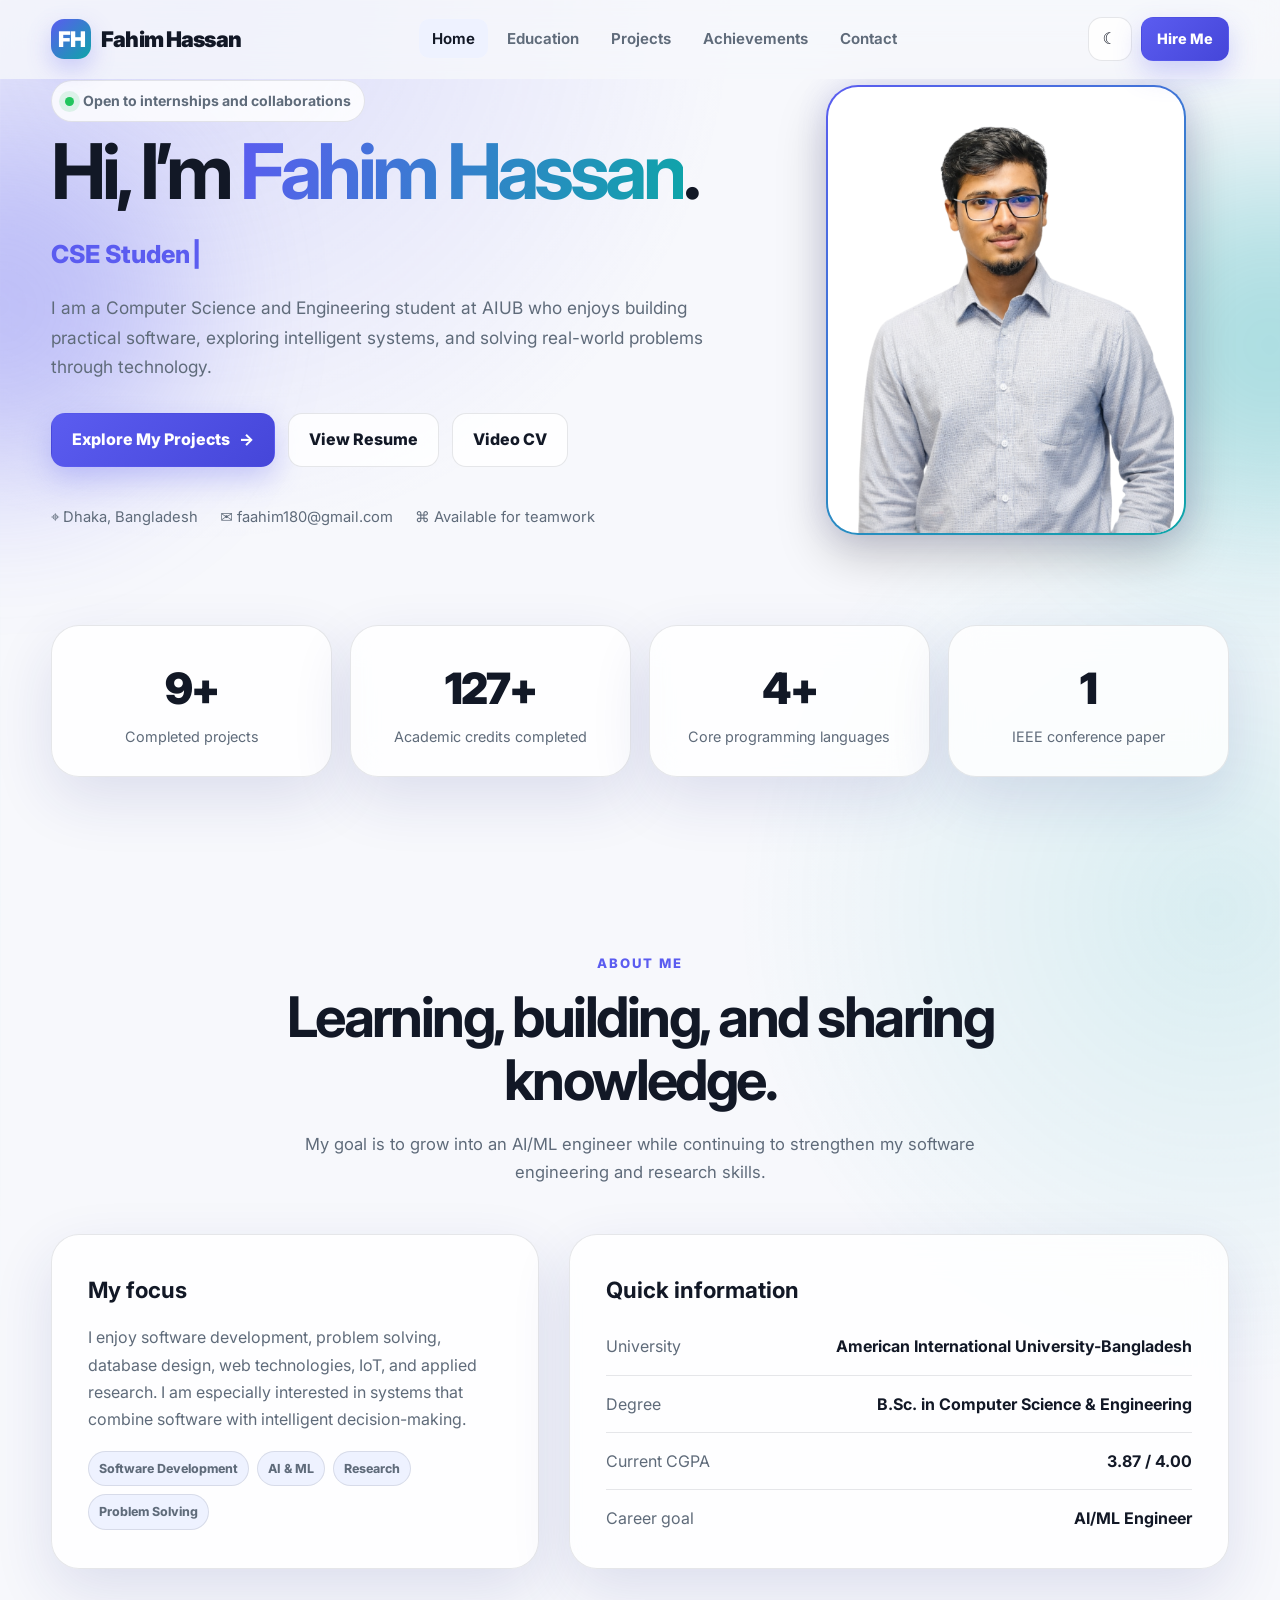
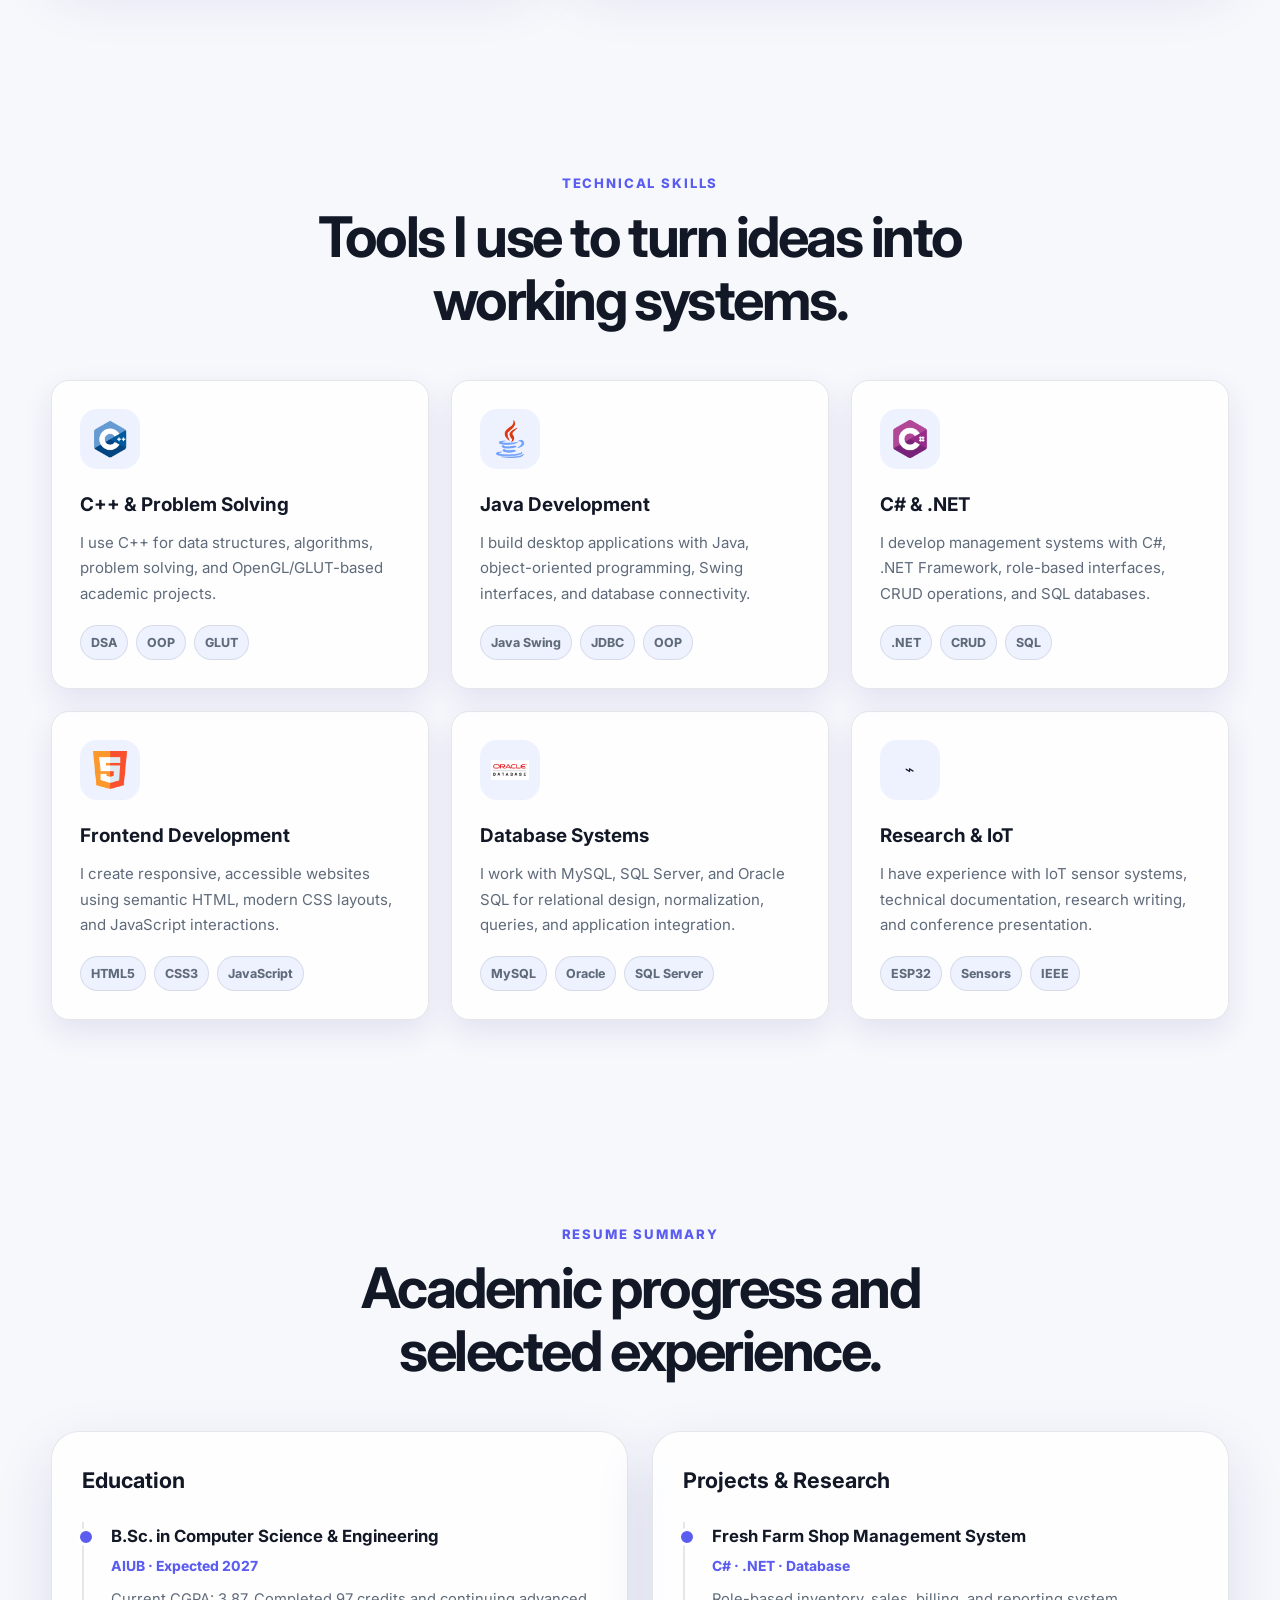
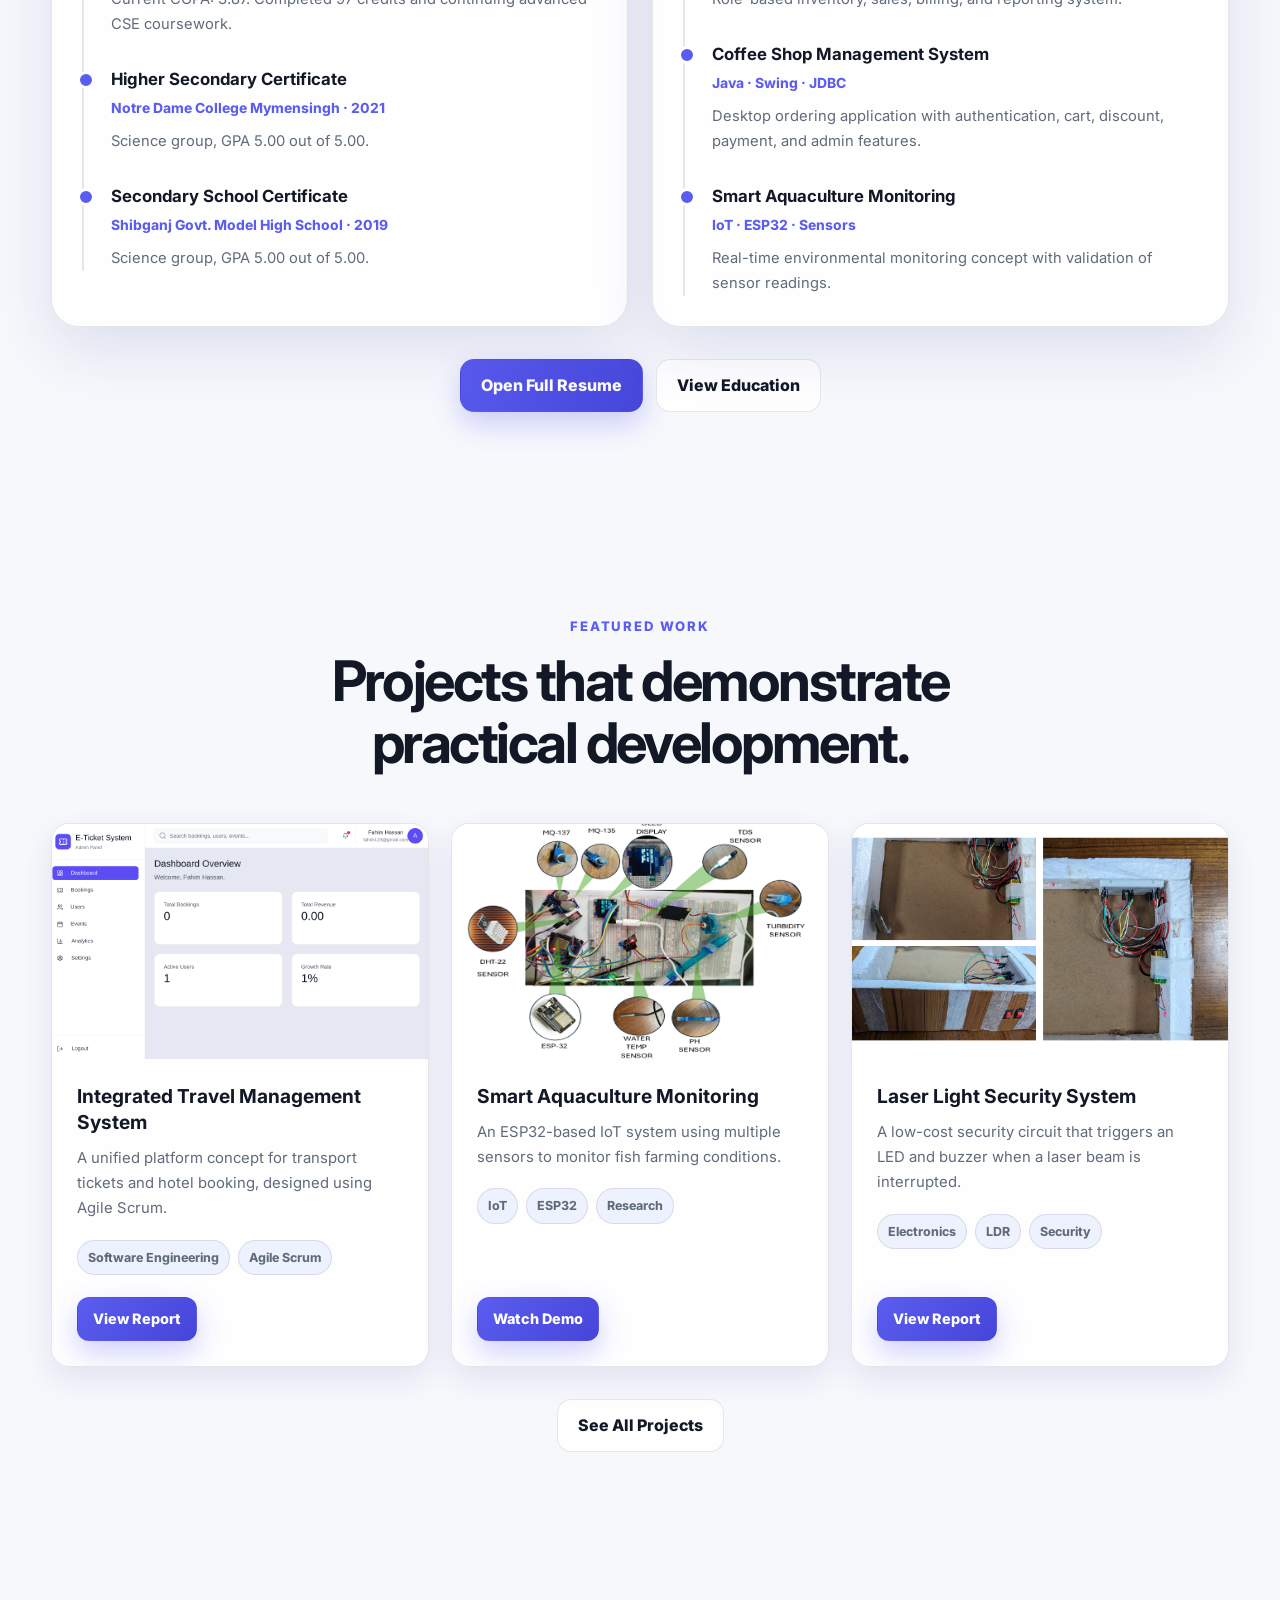
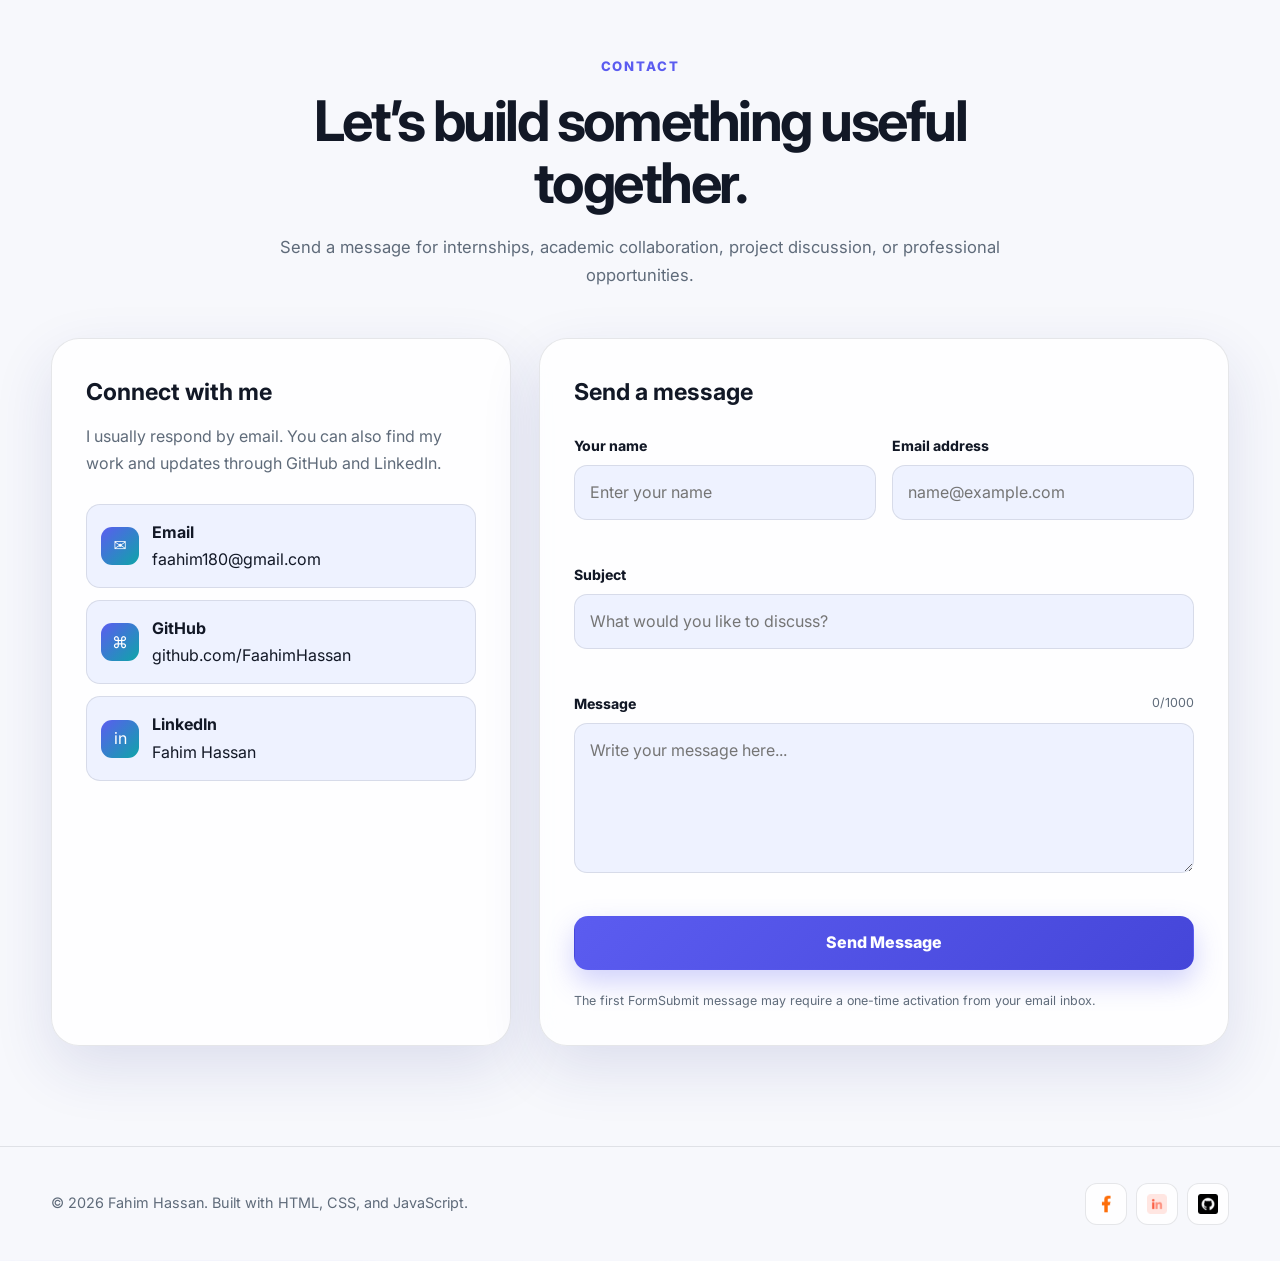
<file: index.html>
<!DOCTYPE html>
<html lang="en">
<head>
  <meta charset="UTF-8">
  <meta name="viewport" content="width=device-width, initial-scale=1.0">
  <meta name="description" content="Portfolio of Fahim Hassan, a Computer Science and Engineering student interested in software development, AI, machine learning, and research.">
  <meta name="theme-color" content="#070b16">
  <title>Fahim Hassan | CSE Portfolio</title>
  <link rel="preconnect" href="https://fonts.googleapis.com">
  <link rel="preconnect" href="https://fonts.gstatic.com" crossorigin>
  <link href="https://fonts.googleapis.com/css2?family=Inter:wght@400;500;600;700;800;900&display=swap" rel="stylesheet">
  <script>
    document.documentElement.dataset.theme = localStorage.getItem("portfolio-theme") ||
      (window.matchMedia("(prefers-color-scheme: dark)").matches ? "dark" : "light");
  </script>
  <link rel="stylesheet" href="styles/styles.css">
</head>
<body>
  <a class="skip-link" href="#main-content">Skip to main content</a>

  <header class="site-header">
    <nav class="navbar container" aria-label="Main navigation">
      <a class="logo" href="index.html" aria-label="Fahim Hassan home">
        <span class="logo-mark">FH</span>
        <span class="logo-text">Fahim Hassan</span>
      </a>

      <ul class="nav-menu">
        <li><a class="nav-link" href="index.html">Home</a></li>
        <li><a class="nav-link" href="education-card.html">Education</a></li>
        <li><a class="nav-link" href="projects.html">Projects</a></li>
        <li><a class="nav-link" href="achievements.html">Achievements</a></li>
        <li><a class="nav-link" href="#contact">Contact</a></li>
      </ul>

      <div class="nav-actions">
        <button class="icon-button theme-toggle" type="button" aria-label="Switch theme">☾</button>
        <a class="btn btn-primary btn-small desktop-hire" href="https://www.linkedin.com/in/fahim-hassan-341258252/" target="_blank" rel="noopener noreferrer">Hire Me</a>
        <button class="menu-toggle" type="button" aria-label="Open navigation menu" aria-expanded="false">
          <span></span><span></span><span></span>
        </button>
      </div>
    </nav>
  </header>

  <main id="main-content">
    <section class="hero">
      <div class="container hero-grid">
        <div class="hero-content">
          <div class="status-badge"><span class="status-dot"></span>Open to internships and collaborations</div>
          <h1>Hi, I’m <span class="gradient-text">Fahim Hassan</span>.</h1>
          <p class="hero-role">
            <span data-typing='["CSE Student", "Software Developer", "AI/ML Learner", "Research Enthusiast"]'></span><span class="typing-cursor">|</span>
          </p>
          <p class="hero-description">
            I am a Computer Science and Engineering student at AIUB who enjoys building practical software, exploring intelligent systems, and solving real-world problems through technology.
          </p>
          <div class="hero-actions">
            <a class="btn btn-primary" href="projects.html">Explore My Projects <span aria-hidden="true">→</span></a>
            <a class="btn btn-secondary" href="link.html">View Resume</a>
            <a class="btn btn-secondary" href="https://youtu.be/KXTPEJfqKW8" target="_blank" rel="noopener noreferrer">Video CV</a>
          </div>
          <div class="hero-meta">
            <span>⌖ Dhaka, Bangladesh</span>
            <span>✉ faahim180@gmail.com</span>
            <span>⌘ Available for teamwork</span>
          </div>
        </div>

        <div class="portrait-shell">
          <img src="images/Fahim-cropped.png" alt="Portrait of Fahim Hassan" width="944" height="1206" loading="eager" decoding="async" fetchpriority="high">
          <div class="floating-card">
            <strong>CGPA 3.87</strong>
            <span>B.Sc. in CSE at AIUB</span>
          </div>
        </div>
      </div>
    </section>

    <section class="section compact">
      <div class="container stats-grid">
        <article class="glass-card stat-card reveal">
          <div class="stat-number" data-counter="9" data-suffix="+">0</div>
          <p class="stat-label">Completed projects</p>
        </article>
        <article class="glass-card stat-card reveal">
          <div class="stat-number" data-counter="127" data-suffix="+">0</div>
          <p class="stat-label">Academic credits completed</p>
        </article>
        <article class="glass-card stat-card reveal">
          <div class="stat-number" data-counter="4" data-suffix="+">0</div>
          <p class="stat-label">Core programming languages</p>
        </article>
        <article class="glass-card stat-card reveal">
          <div class="stat-number" data-counter="1">0</div>
          <p class="stat-label">IEEE conference paper</p>
        </article>
      </div>
    </section>

    <section class="section" id="about">
      <div class="container">
        <div class="section-header reveal">
          <span class="eyebrow">About me</span>
          <h2 class="section-title">Learning, building, and sharing knowledge.</h2>
          <p class="section-description">My goal is to grow into an AI/ML engineer while continuing to strengthen my software engineering and research skills.</p>
        </div>

        <div class="about-grid">
          <article class="glass-card about-panel reveal">
            <h3>My focus</h3>
            <p>I enjoy software development, problem solving, database design, web technologies, IoT, and applied research. I am especially interested in systems that combine software with intelligent decision-making.</p>
            <div class="tag-list">
              <span class="tag">Software Development</span>
              <span class="tag">AI & ML</span>
              <span class="tag">Research</span>
              <span class="tag">Problem Solving</span>
            </div>
          </article>

          <article class="glass-card about-panel reveal">
            <h3>Quick information</h3>
            <div class="info-list">
              <div class="info-item"><span>University</span><strong>American International University-Bangladesh</strong></div>
              <div class="info-item"><span>Degree</span><strong>B.Sc. in Computer Science & Engineering</strong></div>
              <div class="info-item"><span>Current CGPA</span><strong>3.87 / 4.00</strong></div>
              <div class="info-item"><span>Career goal</span><strong>AI/ML Engineer</strong></div>
            </div>
          </article>
        </div>
      </div>
    </section>

    <section class="section" id="skills">
      <div class="container">
        <div class="section-header reveal">
          <span class="eyebrow">Technical skills</span>
          <h2 class="section-title">Tools I use to turn ideas into working systems.</h2>
        </div>

        <div class="skills-grid">
          <article class="skill-card reveal">
            <div class="skill-icon"><img src="images/c++.png" alt="C++ logo"></div>
            <h3>C++ & Problem Solving</h3>
            <p>I use C++ for data structures, algorithms, problem solving, and OpenGL/GLUT-based academic projects.</p>
            <div class="tag-list"><span class="tag">DSA</span><span class="tag">OOP</span><span class="tag">GLUT</span></div>
          </article>

          <article class="skill-card reveal">
            <div class="skill-icon"><img src="images/java.png" alt="Java logo"></div>
            <h3>Java Development</h3>
            <p>I build desktop applications with Java, object-oriented programming, Swing interfaces, and database connectivity.</p>
            <div class="tag-list"><span class="tag">Java Swing</span><span class="tag">JDBC</span><span class="tag">OOP</span></div>
          </article>

          <article class="skill-card reveal">
            <div class="skill-icon"><img src="images/c-sharp.png" alt="C sharp logo"></div>
            <h3>C# & .NET</h3>
            <p>I develop management systems with C#, .NET Framework, role-based interfaces, CRUD operations, and SQL databases.</p>
            <div class="tag-list"><span class="tag">.NET</span><span class="tag">CRUD</span><span class="tag">SQL</span></div>
          </article>

          <article class="skill-card reveal">
            <div class="skill-icon"><img src="images/html5.png" alt="HTML logo"></div>
            <h3>Frontend Development</h3>
            <p>I create responsive, accessible websites using semantic HTML, modern CSS layouts, and JavaScript interactions.</p>
            <div class="tag-list"><span class="tag">HTML5</span><span class="tag">CSS3</span><span class="tag">JavaScript</span></div>
          </article>

          <article class="skill-card reveal">
            <div class="skill-icon"><img src="images/oracle-database-logo.png" alt="Database logo"></div>
            <h3>Database Systems</h3>
            <p>I work with MySQL, SQL Server, and Oracle SQL for relational design, normalization, queries, and application integration.</p>
            <div class="tag-list"><span class="tag">MySQL</span><span class="tag">Oracle</span><span class="tag">SQL Server</span></div>
          </article>

          <article class="skill-card reveal">
            <div class="skill-icon"><span aria-hidden="true">⌁</span></div>
            <h3>Research & IoT</h3>
            <p>I have experience with IoT sensor systems, technical documentation, research writing, and conference presentation.</p>
            <div class="tag-list"><span class="tag">ESP32</span><span class="tag">Sensors</span><span class="tag">IEEE</span></div>
          </article>
        </div>
      </div>
    </section>

    <section class="section" id="resume">
      <div class="container">
        <div class="section-header reveal">
          <span class="eyebrow">Resume summary</span>
          <h2 class="section-title">Academic progress and selected experience.</h2>
        </div>

        <div class="timeline-grid">
          <article class="glass-card timeline-column reveal">
            <h3>Education</h3>
            <div class="timeline-item">
              <h4>B.Sc. in Computer Science & Engineering</h4>
              <div class="meta">AIUB · Expected 2027</div>
              <p>Current CGPA: 3.87. Completed 97 credits and continuing advanced CSE coursework.</p>
            </div>
            <div class="timeline-item">
              <h4>Higher Secondary Certificate</h4>
              <div class="meta">Notre Dame College Mymensingh · 2021</div>
              <p>Science group, GPA 5.00 out of 5.00.</p>
            </div>
            <div class="timeline-item">
              <h4>Secondary School Certificate</h4>
              <div class="meta">Shibganj Govt. Model High School · 2019</div>
              <p>Science group, GPA 5.00 out of 5.00.</p>
            </div>
          </article>

          <article class="glass-card timeline-column reveal">
            <h3>Projects & Research</h3>
            <div class="timeline-item">
              <h4>Fresh Farm Shop Management System</h4>
              <div class="meta">C# · .NET · Database</div>
              <p>Role-based inventory, sales, billing, and reporting system.</p>
            </div>
            <div class="timeline-item">
              <h4>Coffee Shop Management System</h4>
              <div class="meta">Java · Swing · JDBC</div>
              <p>Desktop ordering application with authentication, cart, discount, payment, and admin features.</p>
            </div>
            <div class="timeline-item">
              <h4>Smart Aquaculture Monitoring</h4>
              <div class="meta">IoT · ESP32 · Sensors</div>
              <p>Real-time environmental monitoring concept with validation of sensor readings.</p>
            </div>
          </article>
        </div>

        <div class="hero-actions" style="justify-content:center; margin-top:32px;">
          <a class="btn btn-primary" href="link.html">Open Full Resume</a>
          <a class="btn btn-secondary" href="education-card.html">View Education</a>
        </div>
      </div>
    </section>

    <section class="section" id="featured-projects">
      <div class="container">
        <div class="section-header reveal">
          <span class="eyebrow">Featured work</span>
          <h2 class="section-title">Projects that demonstrate practical development.</h2>
        </div>

        <div class="project-grid">
          <article class="project-card reveal">
            <div class="project-media"><img src="images/Softwere_project.png" alt="Travel management software project interface" loading="lazy"></div>
            <div class="project-body">
              <h3>Integrated Travel Management System</h3>
              <p>A unified platform concept for transport tickets and hotel booking, designed using Agile Scrum.</p>
              <div class="tag-list"><span class="tag">Software Engineering</span><span class="tag">Agile Scrum</span></div>
              <div class="project-actions"><a class="btn btn-primary btn-small" href="softwere_project.html">View Report</a></div>
            </div>
          </article>

          <article class="project-card reveal">
            <div class="project-media"><img src="images/MicroProject.png" alt="Smart aquaculture monitoring system" loading="lazy"></div>
            <div class="project-body">
              <h3>Smart Aquaculture Monitoring</h3>
              <p>An ESP32-based IoT system using multiple sensors to monitor fish farming conditions.</p>
              <div class="tag-list"><span class="tag">IoT</span><span class="tag">ESP32</span><span class="tag">Research</span></div>
              <div class="project-actions"><a class="btn btn-primary btn-small" href="https://youtu.be/hT_VcO5adfo" target="_blank" rel="noopener noreferrer">Watch Demo</a></div>
            </div>
          </article>

          <article class="project-card reveal">
            <div class="project-media"><img src="images/Laser_light.png" alt="Laser light security system" loading="lazy"></div>
            <div class="project-body">
              <h3>Laser Light Security System</h3>
              <p>A low-cost security circuit that triggers an LED and buzzer when a laser beam is interrupted.</p>
              <div class="tag-list"><span class="tag">Electronics</span><span class="tag">LDR</span><span class="tag">Security</span></div>
              <div class="project-actions"><a class="btn btn-primary btn-small" href="laser_light.html">View Report</a></div>
            </div>
          </article>
        </div>

        <div class="hero-actions" style="justify-content:center; margin-top:32px;">
          <a class="btn btn-secondary" href="projects.html">See All Projects</a>
        </div>
      </div>
    </section>

    <section class="section" id="contact">
      <div class="container">
        <div class="section-header reveal">
          <span class="eyebrow">Contact</span>
          <h2 class="section-title">Let’s build something useful together.</h2>
          <p class="section-description">Send a message for internships, academic collaboration, project discussion, or professional opportunities.</p>
        </div>

        <div class="contact-grid">
          <article class="glass-card contact-info reveal">
            <h3>Connect with me</h3>
            <p>I usually respond by email. You can also find my work and updates through GitHub and LinkedIn.</p>
            <div class="contact-links">
              <a class="contact-link" href="mailto:faahim180@gmail.com"><span>✉</span><span><strong>Email</strong><br>faahim180@gmail.com</span></a>
              <a class="contact-link" href="https://github.com/FaahimHassan" target="_blank" rel="noopener noreferrer"><span>⌘</span><span><strong>GitHub</strong><br>github.com/FaahimHassan</span></a>
              <a class="contact-link" href="https://www.linkedin.com/in/fahim-hassan-341258252/" target="_blank" rel="noopener noreferrer"><span>in</span><span><strong>LinkedIn</strong><br>Fahim Hassan</span></a>
            </div>
          </article>

         <form class="glass-card contact-form reveal"
      action="https://formsubmit.co/faahim180@gmail.com"
      method="POST">
            <h3>Send a message</h3>
                            <input
                  type="hidden"
                  name="_subject"
                  value="New portfolio contact message"
                >

                <input
                  type="hidden"
                  name="_template"
                  value="table"
                >

                <input
                  type="hidden"
                  name="_url"
                  value="https://faahimhassan.github.io/E-Portfolio/"
                >
            <input type="hidden" name="_subject" value="New portfolio contact message">
            <input type="hidden" name="_template" value="table">
            <div class="honeypot" aria-hidden="true">
              <label for="website">Leave this field empty</label>
              <input id="website" type="text" name="_honey" tabindex="-1" autocomplete="off">
            </div>

            <div class="form-grid">
              <div class="form-group">
                <label for="name">Your name</label>
                <input class="form-control" id="name" name="name" type="text" autocomplete="name" placeholder="Enter your name" required>
                <span class="field-error" data-error-for="name"></span>
              </div>

              <div class="form-group">
                <label for="email">Email address</label>
                <input class="form-control" id="email" name="email" type="email" autocomplete="email" placeholder="name@example.com" required>
                <span class="field-error" data-error-for="email"></span>
              </div>

              <div class="form-group full">
                <label for="subject">Subject</label>
                <input class="form-control" id="subject" name="subject" type="text" placeholder="What would you like to discuss?" required>
                <span class="field-error" data-error-for="subject"></span>
              </div>

              <div class="form-group full">
                <div class="field-row"><label for="message">Message</label><span class="character-count"><span id="messageCount">0</span>/1000</span></div>
                <textarea class="form-control" id="message" name="message" maxlength="1000" placeholder="Write your message here..." required></textarea>
                <span class="field-error" data-error-for="message"></span>
              </div>

              <div class="form-group full">
                <button class="btn btn-primary" type="submit">Send Message</button>
                <div class="form-status" id="formStatus" role="status" aria-live="polite"></div>
                <p class="form-note">The first FormSubmit message may require a one-time activation from your email inbox.</p>
              </div>
            </div>
          </form>
        </div>
      </div>
    </section>
  </main>

  <footer class="site-footer">
    <div class="container footer-content">
      <p>© <span data-current-year></span> Fahim Hassan. Built with HTML, CSS, and JavaScript.</p>
      <div class="social-links" aria-label="Social media links">
        <a class="social-link" href="https://www.facebook.com/faahim.hassan" target="_blank" rel="noopener noreferrer" aria-label="Facebook"><img src="images/icons/facebook.png" alt=""></a>
        <a class="social-link" href="https://www.linkedin.com/in/fahim-hassan-341258252/" target="_blank" rel="noopener noreferrer" aria-label="LinkedIn"><img src="images/icons/linkedin.png" alt=""></a>
        <a class="social-link" href="https://github.com/FaahimHassan" target="_blank" rel="noopener noreferrer" aria-label="GitHub"><img src="images/icons/github.png" alt=""></a>
      </div>
    </div>
  </footer>

  <button class="back-to-top" type="button" aria-label="Back to top">↑</button>
  <script src="js/script.js" defer></script>
</body>
</html>
</file>
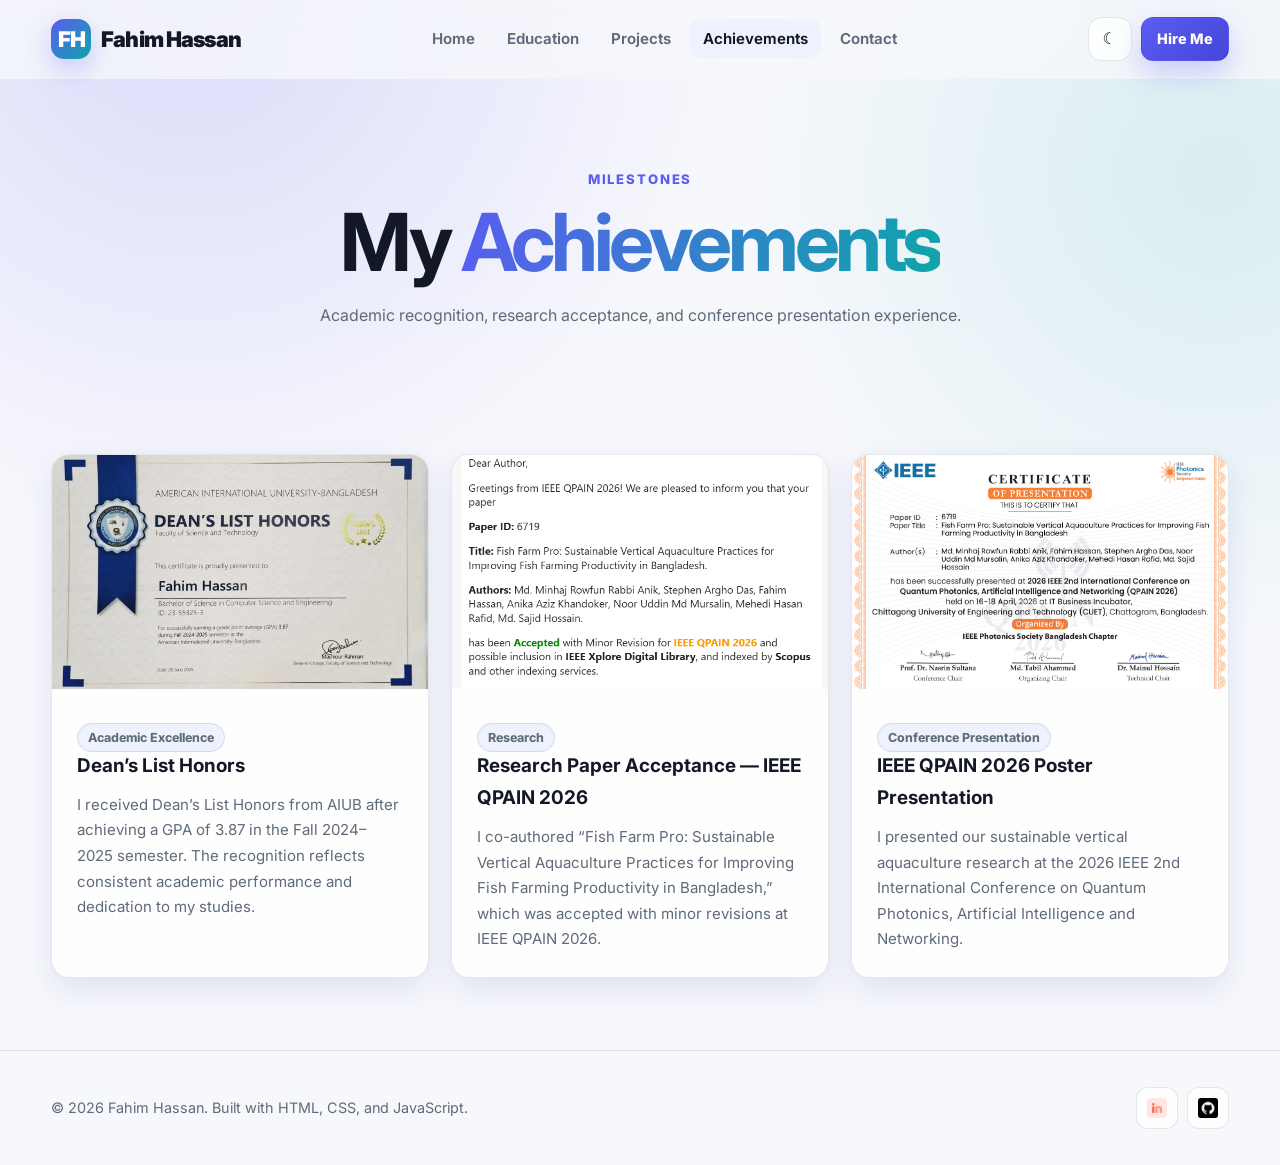
<file: achievements.html>
<!DOCTYPE html>
<html lang="en">
<head>
  <meta charset="UTF-8">
  <meta name="viewport" content="width=device-width, initial-scale=1.0">
  <meta name="description" content="Academic and research achievements of Fahim Hassan.">
  <title>Achievements | Fahim Hassan</title>
  <link rel="preconnect" href="https://fonts.googleapis.com">
  <link rel="preconnect" href="https://fonts.gstatic.com" crossorigin>
  <link href="https://fonts.googleapis.com/css2?family=Inter:wght@400;500;600;700;800;900&display=swap" rel="stylesheet">
  <script>document.documentElement.dataset.theme=localStorage.getItem("portfolio-theme")||(matchMedia("(prefers-color-scheme: dark)").matches?"dark":"light");</script>
  <link rel="stylesheet" href="styles/styles.css">
</head>
<body>
  <a class="skip-link" href="#main-content">Skip to main content</a>
  <header class="site-header">
    <nav class="navbar container" aria-label="Main navigation">
      <a class="logo" href="index.html"><span class="logo-mark">FH</span><span class="logo-text">Fahim Hassan</span></a>
      <ul class="nav-menu">
        <li><a class="nav-link" href="index.html">Home</a></li>
        <li><a class="nav-link" href="education-card.html">Education</a></li>
        <li><a class="nav-link" href="projects.html">Projects</a></li>
        <li><a class="nav-link" href="achievements.html">Achievements</a></li>
        <li><a class="nav-link" href="index.html#contact">Contact</a></li>
      </ul>
      <div class="nav-actions">
        <button class="icon-button theme-toggle" type="button" aria-label="Switch theme">☾</button>
        <a class="btn btn-primary btn-small desktop-hire" href="https://www.linkedin.com/in/fahim-hassan-341258252/" target="_blank" rel="noopener noreferrer">Hire Me</a>
        <button class="menu-toggle" type="button" aria-label="Open navigation menu" aria-expanded="false"><span></span><span></span><span></span></button>
      </div>
    </nav>
  </header>

  <main id="main-content">
    <section class="page-hero">
      <div class="container reveal">
        <span class="eyebrow">Milestones</span>
        <h1>My <span class="gradient-text">Achievements</span></h1>
        <p>Academic recognition, research acceptance, and conference presentation experience.</p>
      </div>
    </section>

    <section class="section compact">
      <div class="container cards-grid">
        <article class="content-card reveal">
          <img class="content-card-image" src="images/Deans.jpg" alt="Dean's List Honors recognition" loading="lazy">
          <div class="content-card-body">
            <span class="tag">Academic Excellence</span>
            <h3>Dean’s List Honors</h3>
            <p>I received Dean’s List Honors from AIUB after achieving a GPA of 3.87 in the Fall 2024–2025 semester. The recognition reflects consistent academic performance and dedication to my studies.</p>
          </div>
        </article>

        <article class="content-card reveal">
          <img class="content-card-image" src="images/IEEE_papaer.png" alt="IEEE QPAIN paper acceptance" loading="lazy">
          <div class="content-card-body">
            <span class="tag">Research</span>
            <h3>Research Paper Acceptance — IEEE QPAIN 2026</h3>
            <p>I co-authored “Fish Farm Pro: Sustainable Vertical Aquaculture Practices for Improving Fish Farming Productivity in Bangladesh,” which was accepted with minor revisions at IEEE QPAIN 2026.</p>
          </div>
        </article>

        <article class="content-card reveal">
          <img class="content-card-image" src="images/QpainPoster.png" alt="IEEE QPAIN 2026 poster presentation" loading="lazy">
          <div class="content-card-body">
            <span class="tag">Conference Presentation</span>
            <h3>IEEE QPAIN 2026 Poster Presentation</h3>
            <p>I presented our sustainable vertical aquaculture research at the 2026 IEEE 2nd International Conference on Quantum Photonics, Artificial Intelligence and Networking.</p>
          </div>
        </article>
      </div>
    </section>
  </main>

  <footer class="site-footer">
    <div class="container footer-content">
      <p>© <span data-current-year></span> Fahim Hassan. Built with HTML, CSS, and JavaScript.</p>
      <div class="social-links">
        <a class="social-link" href="https://www.linkedin.com/in/fahim-hassan-341258252/" target="_blank" rel="noopener noreferrer" aria-label="LinkedIn"><img src="images/icons/linkedin.png" alt=""></a>
        <a class="social-link" href="https://github.com/FaahimHassan" target="_blank" rel="noopener noreferrer" aria-label="GitHub"><img src="images/icons/github.png" alt=""></a>
      </div>
    </div>
  </footer>
  <button class="back-to-top" type="button" aria-label="Back to top">↑</button>
  <script src="js/script.js" defer></script>
</body>
</html>
</file>
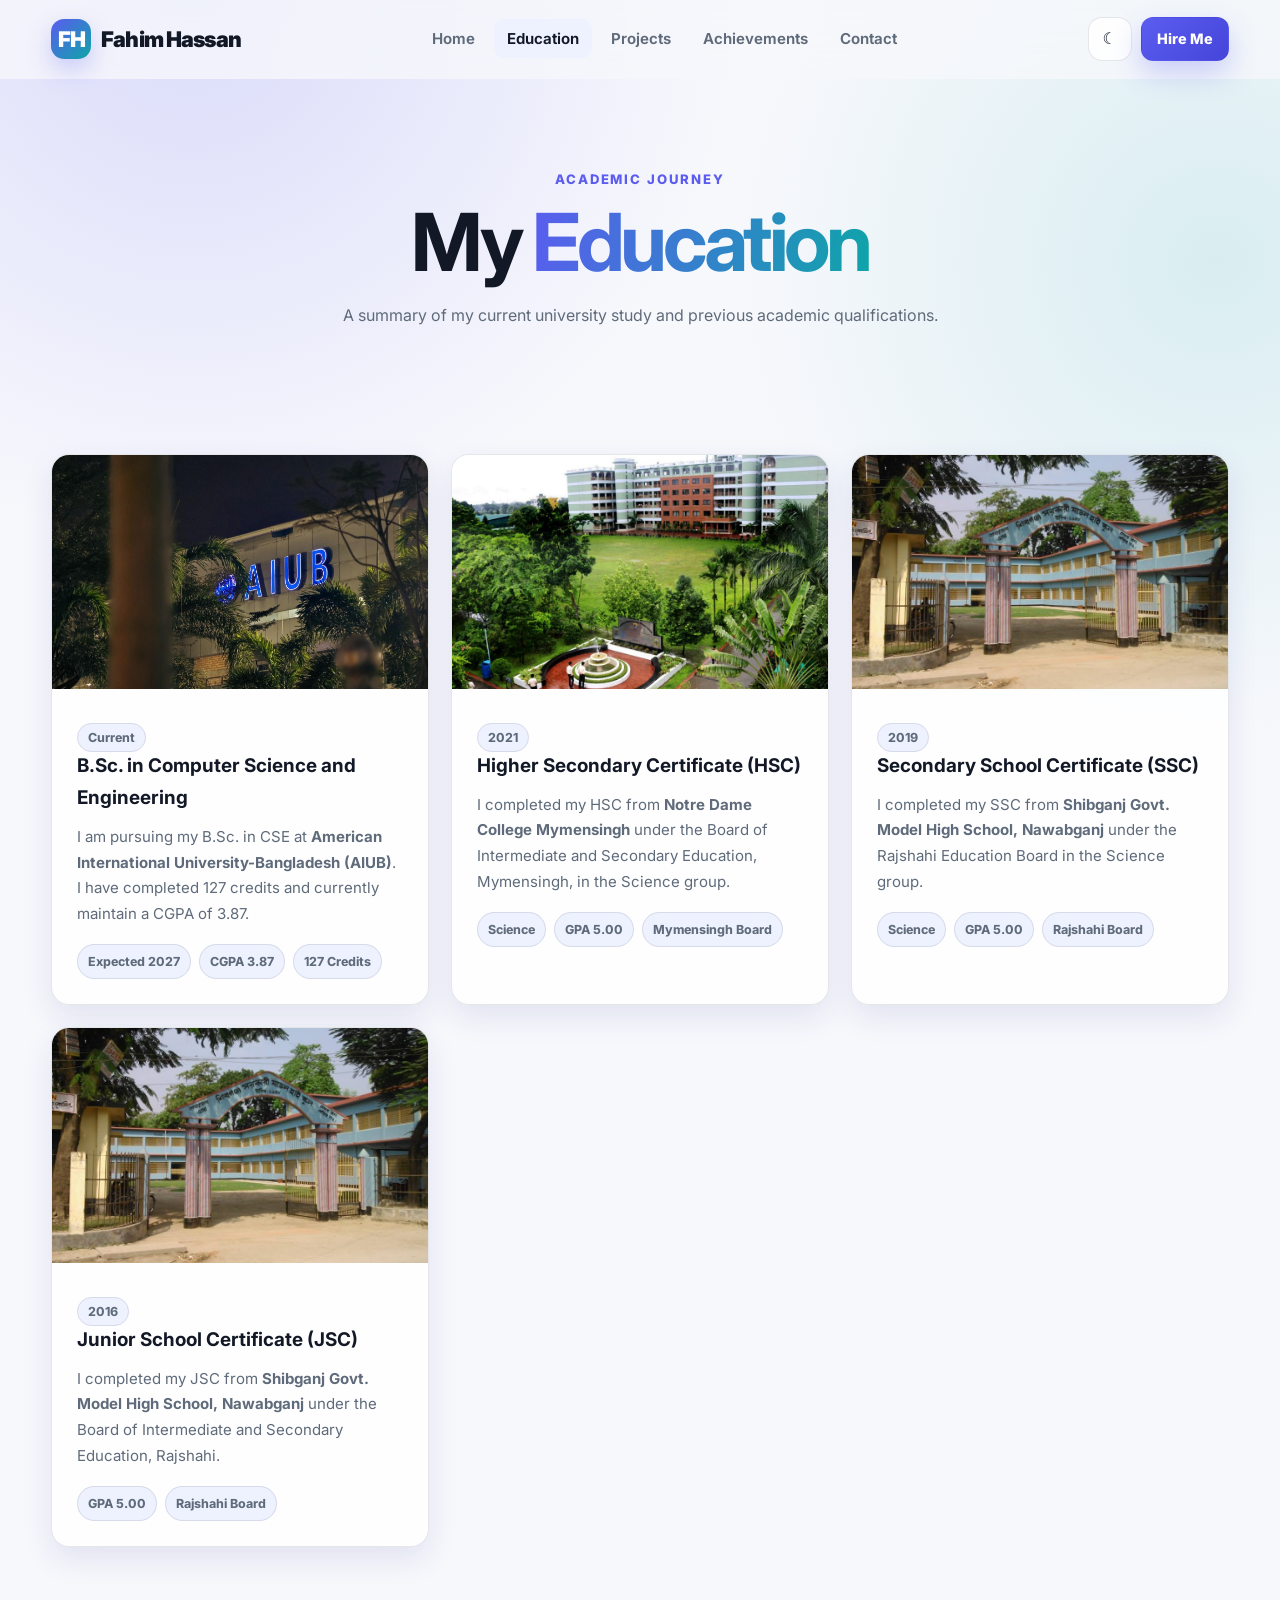
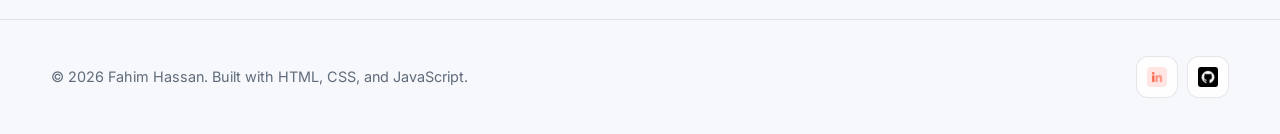
<file: education-card.html>
<!DOCTYPE html>
<html lang="en">
<head>
  <meta charset="UTF-8">
  <meta name="viewport" content="width=device-width, initial-scale=1.0">
  <meta name="description" content="Education history of Fahim Hassan, a CSE student at AIUB.">
  <title>Education | Fahim Hassan</title>
  <link rel="preconnect" href="https://fonts.googleapis.com">
  <link rel="preconnect" href="https://fonts.gstatic.com" crossorigin>
  <link href="https://fonts.googleapis.com/css2?family=Inter:wght@400;500;600;700;800;900&display=swap" rel="stylesheet">
  <script>document.documentElement.dataset.theme=localStorage.getItem("portfolio-theme")||(matchMedia("(prefers-color-scheme: dark)").matches?"dark":"light");</script>
  <link rel="stylesheet" href="styles/styles.css">
</head>
<body>
  <a class="skip-link" href="#main-content">Skip to main content</a>
  <header class="site-header">
    <nav class="navbar container" aria-label="Main navigation">
      <a class="logo" href="index.html"><span class="logo-mark">FH</span><span class="logo-text">Fahim Hassan</span></a>
      <ul class="nav-menu">
        <li><a class="nav-link" href="index.html">Home</a></li>
        <li><a class="nav-link" href="education-card.html">Education</a></li>
        <li><a class="nav-link" href="projects.html">Projects</a></li>
        <li><a class="nav-link" href="achievements.html">Achievements</a></li>
        <li><a class="nav-link" href="index.html#contact">Contact</a></li>
      </ul>
      <div class="nav-actions">
        <button class="icon-button theme-toggle" type="button" aria-label="Switch theme">☾</button>
        <a class="btn btn-primary btn-small desktop-hire" href="https://www.linkedin.com/in/fahim-hassan-341258252/" target="_blank" rel="noopener noreferrer">Hire Me</a>
        <button class="menu-toggle" type="button" aria-label="Open navigation menu" aria-expanded="false"><span></span><span></span><span></span></button>
      </div>
    </nav>
  </header>

  <main id="main-content">
    <section class="page-hero">
      <div class="container reveal">
        <span class="eyebrow">Academic journey</span>
        <h1>My <span class="gradient-text">Education</span></h1>
        <p>A summary of my current university study and previous academic qualifications.</p>
      </div>
    </section>

    <section class="section compact">
      <div class="container cards-grid">
        <article class="content-card reveal">
          <img class="content-card-image" src="images/aiub.jpg" alt="American International University-Bangladesh campus" loading="lazy">
          <div class="content-card-body">
            <span class="tag">Current</span>
            <h3>B.Sc. in Computer Science and Engineering</h3>
            <p>I am pursuing my B.Sc. in CSE at <strong>American International University-Bangladesh (AIUB)</strong>. I have completed 127 credits and currently maintain a CGPA of 3.87.</p>
            <div class="tag-list"><span class="tag">Expected 2027</span><span class="tag">CGPA 3.87</span><span class="tag">127 Credits</span></div>
          </div>
        </article>

        <article class="content-card reveal">
          <img class="content-card-image" src="images/HSC.jpeg" alt="Higher Secondary Certificate document" loading="lazy">
          <div class="content-card-body">
            <span class="tag">2021</span>
            <h3>Higher Secondary Certificate (HSC)</h3>
            <p>I completed my HSC from <strong>Notre Dame College Mymensingh</strong> under the Board of Intermediate and Secondary Education, Mymensingh, in the Science group.</p>
            <div class="tag-list"><span class="tag">Science</span><span class="tag">GPA 5.00</span><span class="tag">Mymensingh Board</span></div>
          </div>
        </article>

        <article class="content-card reveal">
          <img class="content-card-image" src="images/SSC.jpeg" alt="Secondary School Certificate document" loading="lazy">
          <div class="content-card-body">
            <span class="tag">2019</span>
            <h3>Secondary School Certificate (SSC)</h3>
            <p>I completed my SSC from <strong>Shibganj Govt. Model High School, Nawabganj</strong> under the Rajshahi Education Board in the Science group.</p>
            <div class="tag-list"><span class="tag">Science</span><span class="tag">GPA 5.00</span><span class="tag">Rajshahi Board</span></div>
          </div>
        </article>

        <article class="content-card reveal">
          <img class="content-card-image" src="images/JSC.jpeg" alt="Junior School Certificate document" loading="lazy">
          <div class="content-card-body">
            <span class="tag">2016</span>
            <h3>Junior School Certificate (JSC)</h3>
            <p>I completed my JSC from <strong>Shibganj Govt. Model High School, Nawabganj</strong> under the Board of Intermediate and Secondary Education, Rajshahi.</p>
            <div class="tag-list"><span class="tag">GPA 5.00</span><span class="tag">Rajshahi Board</span></div>
          </div>
        </article>
      </div>
    </section>
  </main>

  <footer class="site-footer">
    <div class="container footer-content">
      <p>© <span data-current-year></span> Fahim Hassan. Built with HTML, CSS, and JavaScript.</p>
      <div class="social-links">
        <a class="social-link" href="https://www.linkedin.com/in/fahim-hassan-341258252/" target="_blank" rel="noopener noreferrer" aria-label="LinkedIn"><img src="images/icons/linkedin.png" alt=""></a>
        <a class="social-link" href="https://github.com/FaahimHassan" target="_blank" rel="noopener noreferrer" aria-label="GitHub"><img src="images/icons/github.png" alt=""></a>
      </div>
    </div>
  </footer>
  <button class="back-to-top" type="button" aria-label="Back to top">↑</button>
  <script src="js/script.js" defer></script>
</body>
</html>
</file>
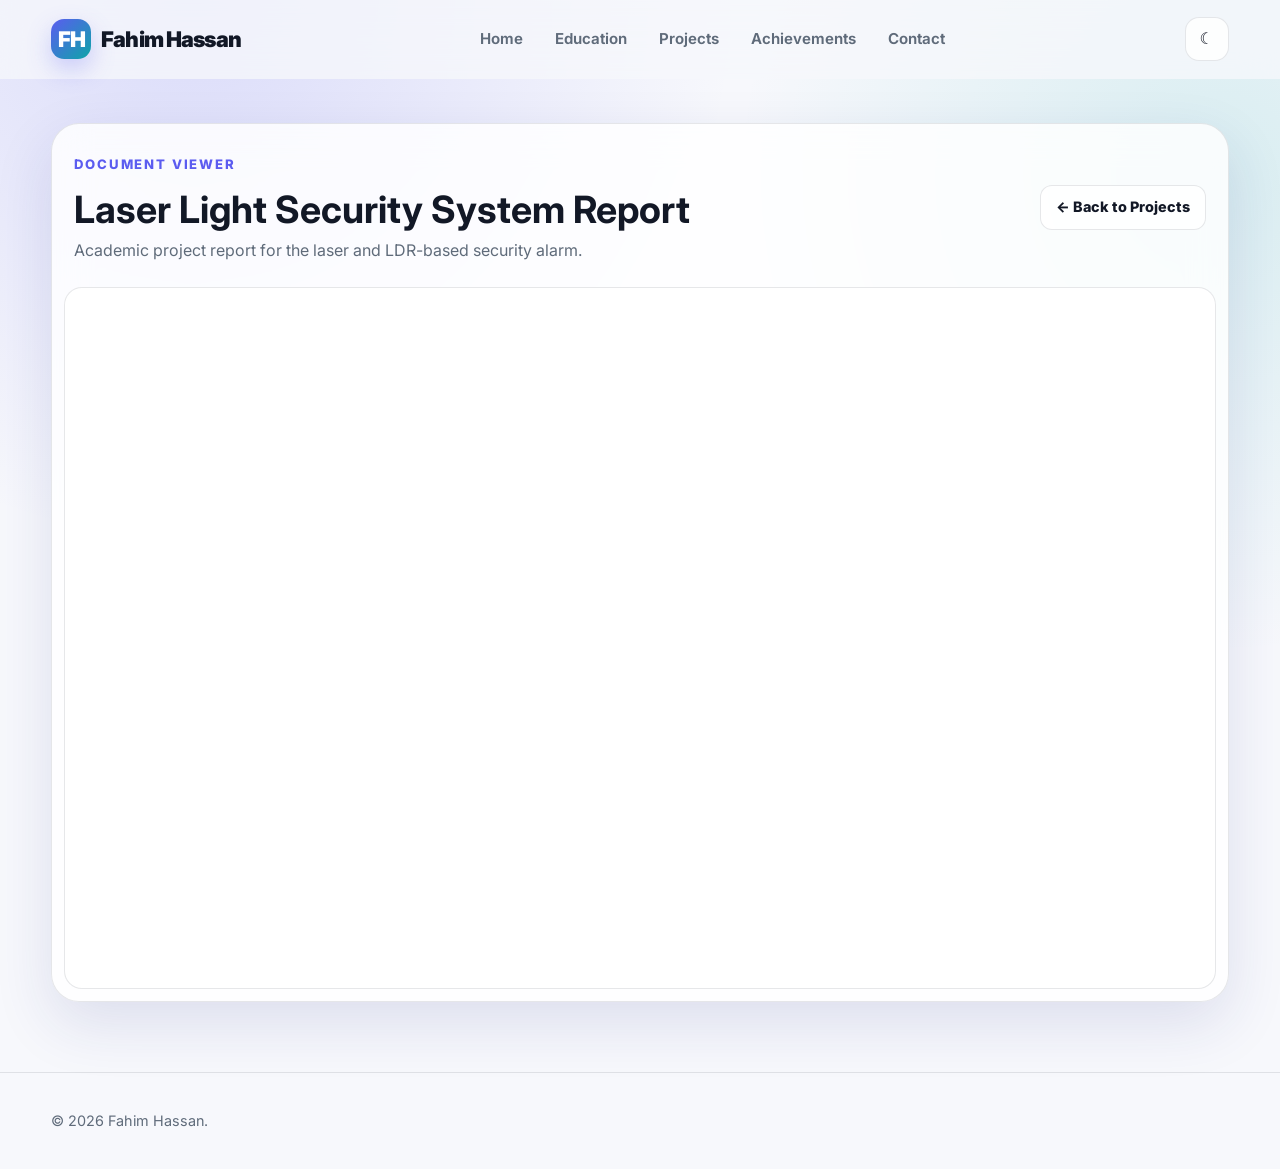
<file: laser_light.html>
<!DOCTYPE html>
<html lang="en">
<head>
  <meta charset="UTF-8">
  <meta name="viewport" content="width=device-width, initial-scale=1.0">
  <meta name="description" content="Academic project report for the laser and LDR-based security alarm.">
  <title>Laser Light Security System Report | Fahim Hassan</title>
  <link rel="preconnect" href="https://fonts.googleapis.com">
  <link rel="preconnect" href="https://fonts.gstatic.com" crossorigin>
  <link href="https://fonts.googleapis.com/css2?family=Inter:wght@400;500;600;700;800;900&display=swap" rel="stylesheet">
  <script>document.documentElement.dataset.theme=localStorage.getItem("portfolio-theme")||(matchMedia("(prefers-color-scheme: dark)").matches?"dark":"light");</script>
  <link rel="stylesheet" href="styles/styles.css">
</head>
<body>
  <a class="skip-link" href="#main-content">Skip to main content</a>
  <header class="site-header">
    <nav class="navbar container" aria-label="Main navigation">
      <a class="logo" href="index.html"><span class="logo-mark">FH</span><span class="logo-text">Fahim Hassan</span></a>
      <ul class="nav-menu">
        <li><a class="nav-link" href="index.html">Home</a></li>
        <li><a class="nav-link" href="education-card.html">Education</a></li>
        <li><a class="nav-link" href="projects.html">Projects</a></li>
        <li><a class="nav-link" href="achievements.html">Achievements</a></li>
        <li><a class="nav-link" href="index.html#contact">Contact</a></li>
      </ul>
      <div class="nav-actions">
        <button class="icon-button theme-toggle" type="button" aria-label="Switch theme">☾</button>
        <button class="menu-toggle" type="button" aria-label="Open navigation menu" aria-expanded="false"><span></span><span></span><span></span></button>
      </div>
    </nav>
  </header>

  <main id="main-content" class="report-page">
    <div class="container">
      <section class="glass-card report-shell reveal">
        <div class="report-toolbar">
          <div>
            <span class="eyebrow">Document viewer</span>
            <h1 style="font-size:clamp(1.55rem,4vw,2.35rem);line-height:1.2;">Laser Light Security System Report</h1>
            <p style="color:var(--muted);margin-top:5px;">Academic project report for the laser and LDR-based security alarm.</p>
          </div>
          <a class="btn btn-secondary btn-small" href="projects.html">← Back to Projects</a>
        </div>
        <iframe class="report-frame" src="https://drive.google.com/file/d/1E7B6MiHFu_NW39SENuTq2rsPYQF-KGme/preview" title="Laser Light Security System Report"></iframe>
      </section>
    </div>
  </main>

  <footer class="site-footer">
    <div class="container footer-content"><p>© <span data-current-year></span> Fahim Hassan.</p></div>
  </footer>
  <button class="back-to-top" type="button" aria-label="Back to top">↑</button>
  <script src="js/script.js" defer></script>
</body>
</html>
</file>
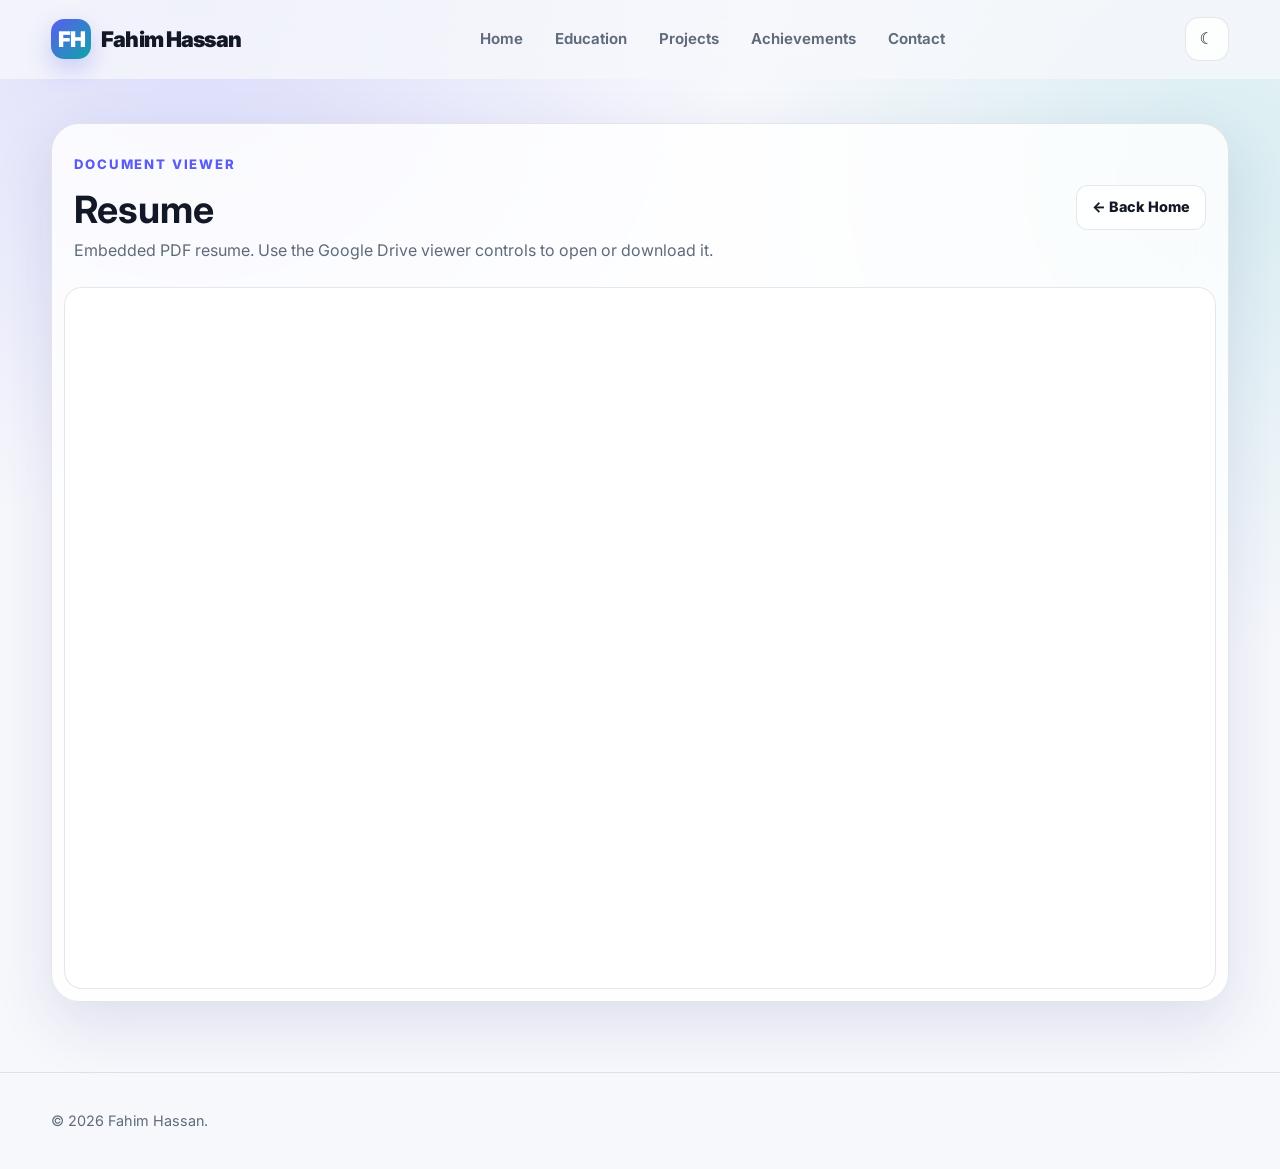
<file: link.html>
<!DOCTYPE html>
<html lang="en">
<head>
  <meta charset="UTF-8">
  <meta name="viewport" content="width=device-width, initial-scale=1.0">
  <meta name="description" content="Embedded PDF resume. Use the Google Drive viewer controls to open or download it.">
  <title>Resume | Fahim Hassan</title>
  <link rel="preconnect" href="https://fonts.googleapis.com">
  <link rel="preconnect" href="https://fonts.gstatic.com" crossorigin>
  <link href="https://fonts.googleapis.com/css2?family=Inter:wght@400;500;600;700;800;900&display=swap" rel="stylesheet">
  <script>document.documentElement.dataset.theme=localStorage.getItem("portfolio-theme")||(matchMedia("(prefers-color-scheme: dark)").matches?"dark":"light");</script>
  <link rel="stylesheet" href="styles/styles.css">
</head>
<body>
  <a class="skip-link" href="#main-content">Skip to main content</a>
  <header class="site-header">
    <nav class="navbar container" aria-label="Main navigation">
      <a class="logo" href="index.html"><span class="logo-mark">FH</span><span class="logo-text">Fahim Hassan</span></a>
      <ul class="nav-menu">
        <li><a class="nav-link" href="index.html">Home</a></li>
        <li><a class="nav-link" href="education-card.html">Education</a></li>
        <li><a class="nav-link" href="projects.html">Projects</a></li>
        <li><a class="nav-link" href="achievements.html">Achievements</a></li>
        <li><a class="nav-link" href="index.html#contact">Contact</a></li>
      </ul>
      <div class="nav-actions">
        <button class="icon-button theme-toggle" type="button" aria-label="Switch theme">☾</button>
        <button class="menu-toggle" type="button" aria-label="Open navigation menu" aria-expanded="false"><span></span><span></span><span></span></button>
      </div>
    </nav>
  </header>

  <main id="main-content" class="report-page">
    <div class="container">
      <section class="glass-card report-shell reveal">
        <div class="report-toolbar">
          <div>
            <span class="eyebrow">Document viewer</span>
            <h1 style="font-size:clamp(1.55rem,4vw,2.35rem);line-height:1.2;">Resume</h1>
            <p style="color:var(--muted);margin-top:5px;">Embedded PDF resume. Use the Google Drive viewer controls to open or download it.</p>
          </div>
          <a class="btn btn-secondary btn-small" href="index.html">← Back Home</a>
        </div>
        <iframe class="report-frame" src="https://drive.google.com/file/d/1ZnVy44Y27eKg8uVRxeZLNtBVY40U7WCd/preview" title="Resume"></iframe>
      </section>
    </div>
  </main>

  <footer class="site-footer">
    <div class="container footer-content"><p>© <span data-current-year></span> Fahim Hassan.</p></div>
  </footer>
  <button class="back-to-top" type="button" aria-label="Back to top">↑</button>
  <script src="js/script.js" defer></script>
</body>
</html>
</file>
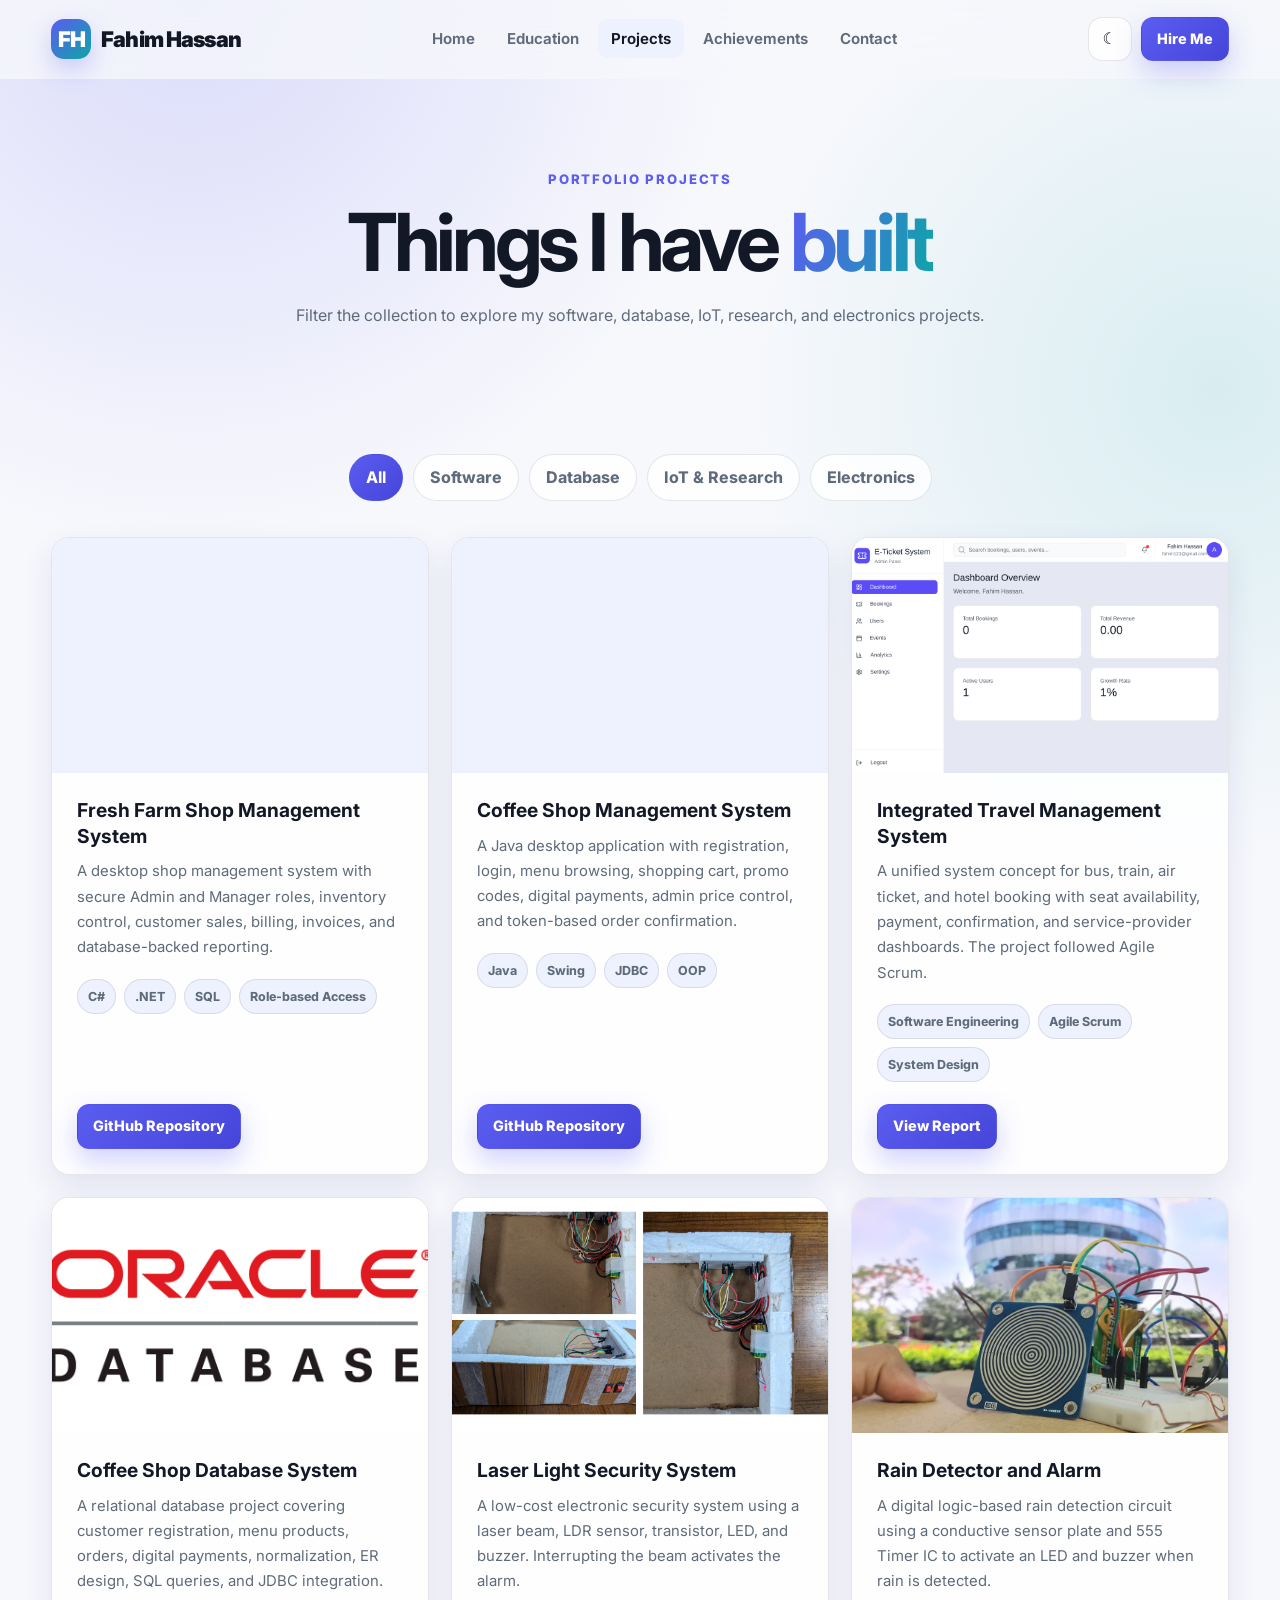
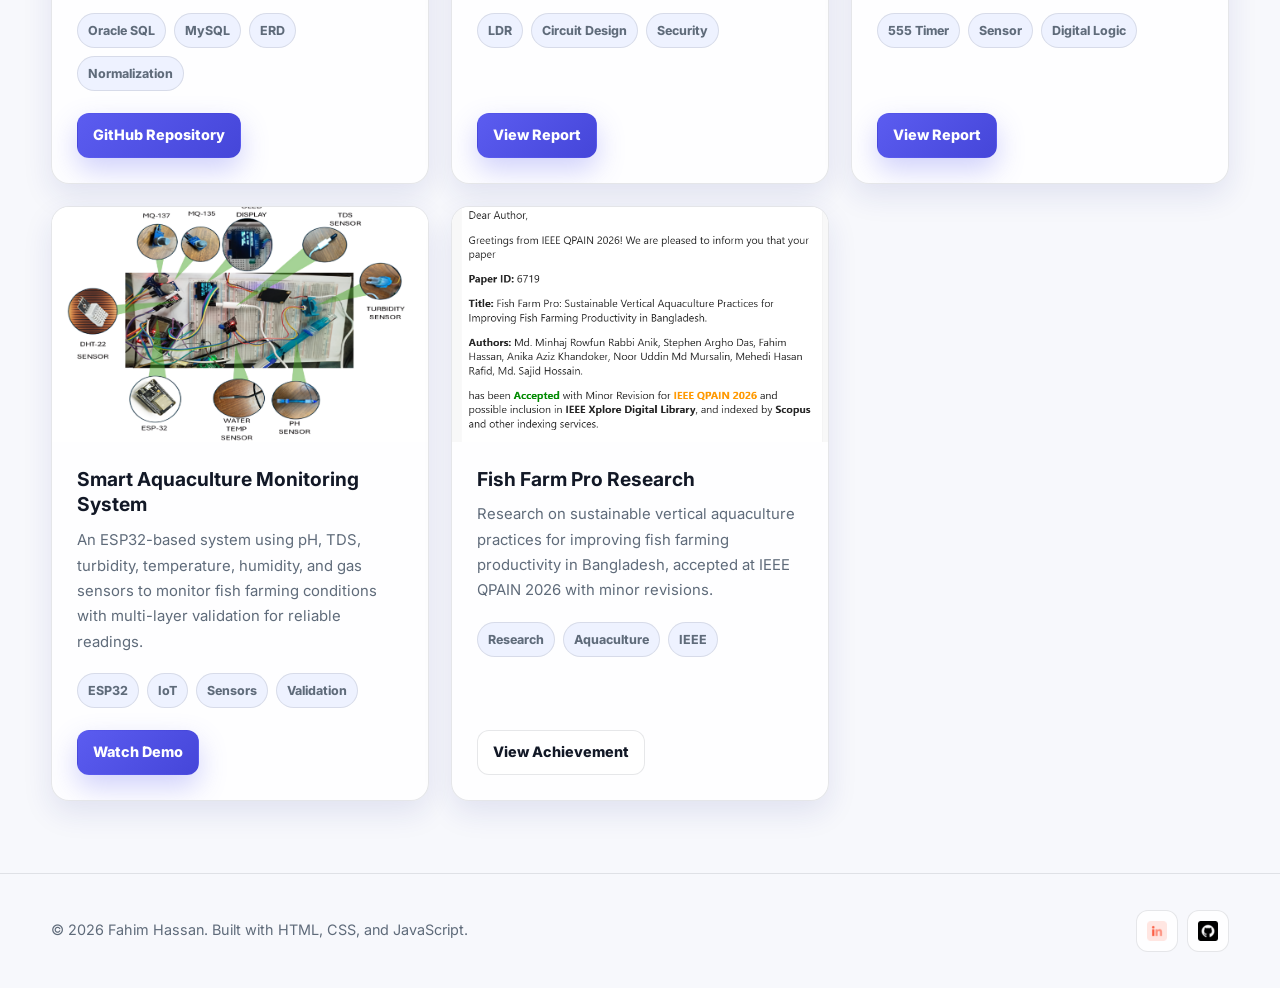
<file: projects.html>
<!DOCTYPE html>
<html lang="en">
<head>
  <meta charset="UTF-8">
  <meta name="viewport" content="width=device-width, initial-scale=1.0">
  <meta name="description" content="Software, database, IoT, electronics, and academic projects by Fahim Hassan.">
  <title>Projects | Fahim Hassan</title>
  <link rel="preconnect" href="https://fonts.googleapis.com">
  <link rel="preconnect" href="https://fonts.gstatic.com" crossorigin>
  <link href="https://fonts.googleapis.com/css2?family=Inter:wght@400;500;600;700;800;900&display=swap" rel="stylesheet">
  <script>document.documentElement.dataset.theme=localStorage.getItem("portfolio-theme")||(matchMedia("(prefers-color-scheme: dark)").matches?"dark":"light");</script>
  <link rel="stylesheet" href="styles/styles.css">
</head>
<body>
  <a class="skip-link" href="#main-content">Skip to main content</a>
  <header class="site-header">
    <nav class="navbar container" aria-label="Main navigation">
      <a class="logo" href="index.html"><span class="logo-mark">FH</span><span class="logo-text">Fahim Hassan</span></a>
      <ul class="nav-menu">
        <li><a class="nav-link" href="index.html">Home</a></li>
        <li><a class="nav-link" href="education-card.html">Education</a></li>
        <li><a class="nav-link" href="projects.html">Projects</a></li>
        <li><a class="nav-link" href="achievements.html">Achievements</a></li>
        <li><a class="nav-link" href="index.html#contact">Contact</a></li>
      </ul>
      <div class="nav-actions">
        <button class="icon-button theme-toggle" type="button" aria-label="Switch theme">☾</button>
        <a class="btn btn-primary btn-small desktop-hire" href="https://www.linkedin.com/in/fahim-hassan-341258252/" target="_blank" rel="noopener noreferrer">Hire Me</a>
        <button class="menu-toggle" type="button" aria-label="Open navigation menu" aria-expanded="false"><span></span><span></span><span></span></button>
      </div>
    </nav>
  </header>

  <main id="main-content">
    <section class="page-hero">
      <div class="container reveal">
        <span class="eyebrow">Portfolio projects</span>
        <h1>Things I have <span class="gradient-text">built</span></h1>
        <p>Filter the collection to explore my software, database, IoT, research, and electronics projects.</p>
      </div>
    </section>

    <section class="section compact">
      <div class="container">
        <div class="filter-bar reveal" role="group" aria-label="Filter projects">
          <button class="filter-button active" type="button" data-filter="all">All</button>
          <button class="filter-button" type="button" data-filter="software">Software</button>
          <button class="filter-button" type="button" data-filter="database">Database</button>
          <button class="filter-button" type="button" data-filter="iot">IoT & Research</button>
          <button class="filter-button" type="button" data-filter="electronics">Electronics</button>
        </div>

        <div class="project-grid">
          <article class="project-card reveal" data-category="software database">
            <div class="project-media">
              <iframe src="https://www.youtube.com/embed/nzCmKq_pQ4o?si=BsQ_kcHXMFp4Z0mX" title="Fresh Farm Shop Management System demonstration" loading="lazy" allow="accelerometer; autoplay; clipboard-write; encrypted-media; gyroscope; picture-in-picture; web-share" allowfullscreen></iframe>
            </div>
            <div class="project-body">
              <h3>Fresh Farm Shop Management System</h3>
              <p>A desktop shop management system with secure Admin and Manager roles, inventory control, customer sales, billing, invoices, and database-backed reporting.</p>
              <div class="tag-list"><span class="tag">C#</span><span class="tag">.NET</span><span class="tag">SQL</span><span class="tag">Role-based Access</span></div>
              <div class="project-actions"><a class="btn btn-primary btn-small" href="https://github.com/FaahimHassan/AgroFarm.git" target="_blank" rel="noopener noreferrer">GitHub Repository</a></div>
            </div>
          </article>

          <article class="project-card reveal" data-category="software database">
            <div class="project-media">
              <iframe src="https://www.youtube.com/embed/OKFYnE_keW0?si=MbMG-hnbupESszqy" title="Coffee Shop Management System demonstration" loading="lazy" allow="accelerometer; autoplay; clipboard-write; encrypted-media; gyroscope; picture-in-picture; web-share" allowfullscreen></iframe>
            </div>
            <div class="project-body">
              <h3>Coffee Shop Management System</h3>
              <p>A Java desktop application with registration, login, menu browsing, shopping cart, promo codes, digital payments, admin price control, and token-based order confirmation.</p>
              <div class="tag-list"><span class="tag">Java</span><span class="tag">Swing</span><span class="tag">JDBC</span><span class="tag">OOP</span></div>
              <div class="project-actions"><a class="btn btn-primary btn-small" href="https://github.com/FaahimHassan/CaffaCoffee.git" target="_blank" rel="noopener noreferrer">GitHub Repository</a></div>
            </div>
          </article>

          <article class="project-card reveal" data-category="software">
            <div class="project-media"><img src="images/Softwere_project.png" alt="Enhanced e-ticket and travel management system" loading="lazy"></div>
            <div class="project-body">
              <h3>Integrated Travel Management System</h3>
              <p>A unified system concept for bus, train, air ticket, and hotel booking with seat availability, payment, confirmation, and service-provider dashboards. The project followed Agile Scrum.</p>
              <div class="tag-list"><span class="tag">Software Engineering</span><span class="tag">Agile Scrum</span><span class="tag">System Design</span></div>
              <div class="project-actions"><a class="btn btn-primary btn-small" href="softwere_project.html">View Report</a></div>
            </div>
          </article>

          <article class="project-card reveal" data-category="database software">
            <div class="project-media"><img src="images/oracle-database-logo.png" alt="Oracle database logo" loading="lazy"></div>
            <div class="project-body">
              <h3>Coffee Shop Database System</h3>
              <p>A relational database project covering customer registration, menu products, orders, digital payments, normalization, ER design, SQL queries, and JDBC integration.</p>
              <div class="tag-list"><span class="tag">Oracle SQL</span><span class="tag">MySQL</span><span class="tag">ERD</span><span class="tag">Normalization</span></div>
              <div class="project-actions"><a class="btn btn-primary btn-small" href="https://github.com/FaahimHassan/Database-Report.git" target="_blank" rel="noopener noreferrer">GitHub Repository</a></div>
            </div>
          </article>

          <article class="project-card reveal" data-category="electronics">
            <div class="project-media"><img src="images/Laser_light.png" alt="Laser light security circuit" loading="lazy"></div>
            <div class="project-body">
              <h3>Laser Light Security System</h3>
              <p>A low-cost electronic security system using a laser beam, LDR sensor, transistor, LED, and buzzer. Interrupting the beam activates the alarm.</p>
              <div class="tag-list"><span class="tag">LDR</span><span class="tag">Circuit Design</span><span class="tag">Security</span></div>
              <div class="project-actions"><a class="btn btn-primary btn-small" href="laser_light.html">View Report</a></div>
            </div>
          </article>

          <article class="project-card reveal" data-category="electronics">
            <div class="project-media"><img src="images/rainDetector.jpg" alt="Rain detector and alarm circuit" loading="lazy"></div>
            <div class="project-body">
              <h3>Rain Detector and Alarm</h3>
              <p>A digital logic-based rain detection circuit using a conductive sensor plate and 555 Timer IC to activate an LED and buzzer when rain is detected.</p>
              <div class="tag-list"><span class="tag">555 Timer</span><span class="tag">Sensor</span><span class="tag">Digital Logic</span></div>
              <div class="project-actions"><a class="btn btn-primary btn-small" href="rain_detector.html">View Report</a></div>
            </div>
          </article>

          <article class="project-card reveal" data-category="iot electronics">
            <div class="project-media"><img src="images/MicroProject.png" alt="Smart aquaculture monitoring hardware" loading="lazy"></div>
            <div class="project-body">
              <h3>Smart Aquaculture Monitoring System</h3>
              <p>An ESP32-based system using pH, TDS, turbidity, temperature, humidity, and gas sensors to monitor fish farming conditions with multi-layer validation for reliable readings.</p>
              <div class="tag-list"><span class="tag">ESP32</span><span class="tag">IoT</span><span class="tag">Sensors</span><span class="tag">Validation</span></div>
              <div class="project-actions"><a class="btn btn-primary btn-small" href="https://youtu.be/hT_VcO5adfo" target="_blank" rel="noopener noreferrer">Watch Demo</a></div>
            </div>
          </article>

          <article class="project-card reveal" data-category="iot">
            <div class="project-media"><img src="images/IEEE_papaer.png" alt="Fish Farm Pro research paper" loading="lazy"></div>
            <div class="project-body">
              <h3>Fish Farm Pro Research</h3>
              <p>Research on sustainable vertical aquaculture practices for improving fish farming productivity in Bangladesh, accepted at IEEE QPAIN 2026 with minor revisions.</p>
              <div class="tag-list"><span class="tag">Research</span><span class="tag">Aquaculture</span><span class="tag">IEEE</span></div>
              <div class="project-actions"><a class="btn btn-secondary btn-small" href="achievements.html">View Achievement</a></div>
            </div>
          </article>
        </div>
      </div>
    </section>
  </main>

  <footer class="site-footer">
    <div class="container footer-content">
      <p>© <span data-current-year></span> Fahim Hassan. Built with HTML, CSS, and JavaScript.</p>
      <div class="social-links">
        <a class="social-link" href="https://www.linkedin.com/in/fahim-hassan-341258252/" target="_blank" rel="noopener noreferrer" aria-label="LinkedIn"><img src="images/icons/linkedin.png" alt=""></a>
        <a class="social-link" href="https://github.com/FaahimHassan" target="_blank" rel="noopener noreferrer" aria-label="GitHub"><img src="images/icons/github.png" alt=""></a>
      </div>
    </div>
  </footer>
  <button class="back-to-top" type="button" aria-label="Back to top">↑</button>
  <script src="js/script.js" defer></script>
</body>
</html>
</file>
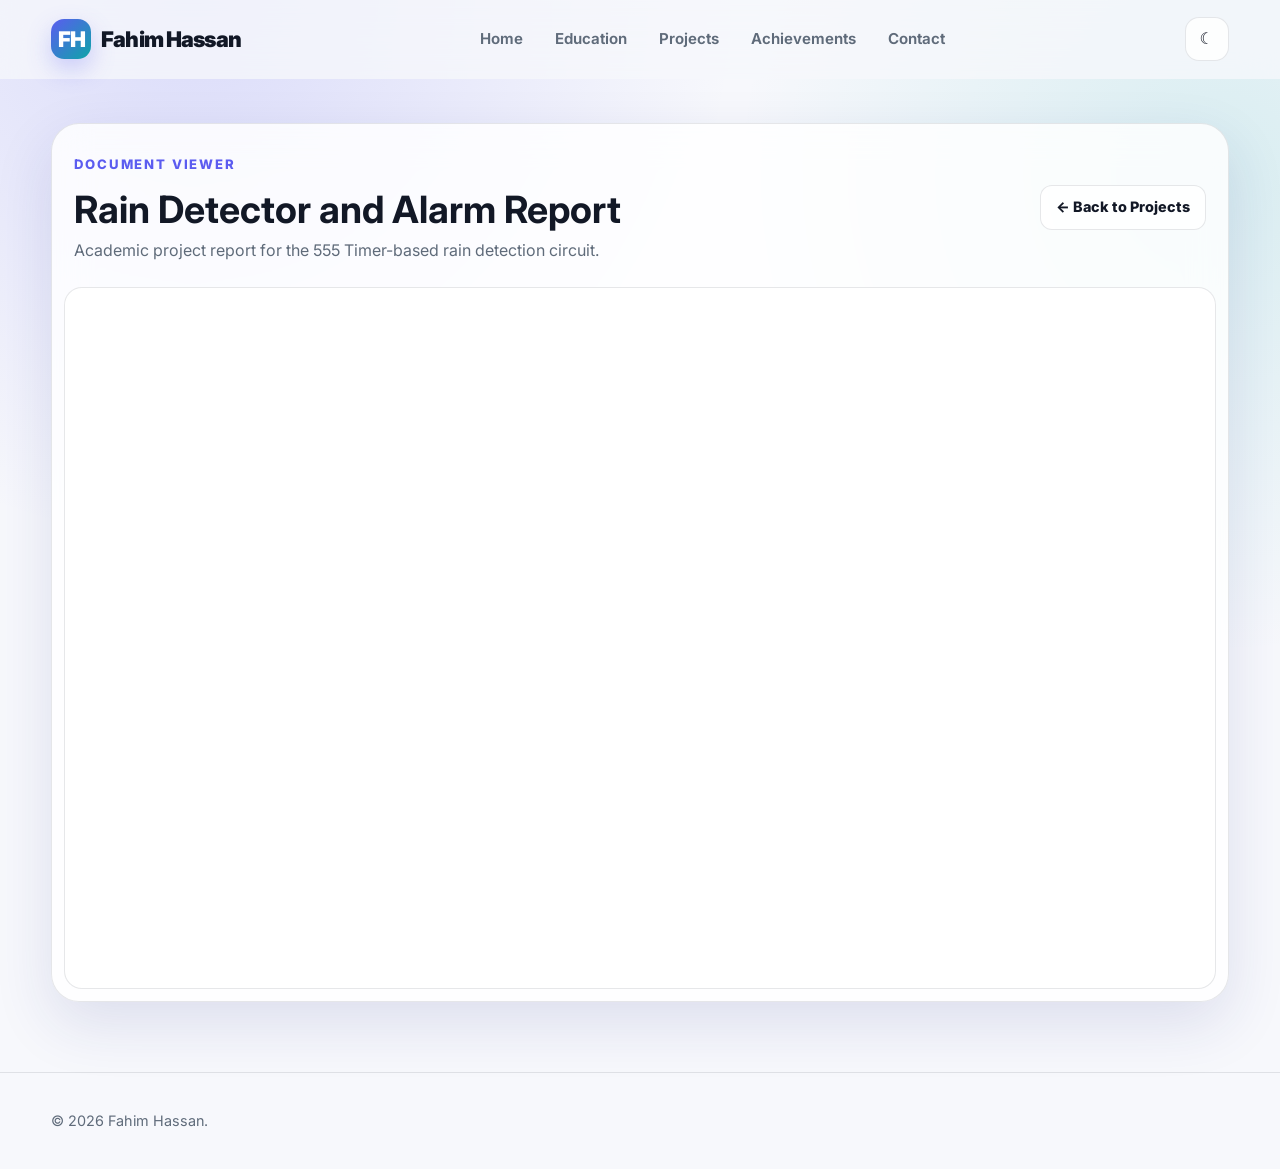
<file: rain_detector.html>
<!DOCTYPE html>
<html lang="en">
<head>
  <meta charset="UTF-8">
  <meta name="viewport" content="width=device-width, initial-scale=1.0">
  <meta name="description" content="Academic project report for the 555 Timer-based rain detection circuit.">
  <title>Rain Detector and Alarm Report | Fahim Hassan</title>
  <link rel="preconnect" href="https://fonts.googleapis.com">
  <link rel="preconnect" href="https://fonts.gstatic.com" crossorigin>
  <link href="https://fonts.googleapis.com/css2?family=Inter:wght@400;500;600;700;800;900&display=swap" rel="stylesheet">
  <script>document.documentElement.dataset.theme=localStorage.getItem("portfolio-theme")||(matchMedia("(prefers-color-scheme: dark)").matches?"dark":"light");</script>
  <link rel="stylesheet" href="styles/styles.css">
</head>
<body>
  <a class="skip-link" href="#main-content">Skip to main content</a>
  <header class="site-header">
    <nav class="navbar container" aria-label="Main navigation">
      <a class="logo" href="index.html"><span class="logo-mark">FH</span><span class="logo-text">Fahim Hassan</span></a>
      <ul class="nav-menu">
        <li><a class="nav-link" href="index.html">Home</a></li>
        <li><a class="nav-link" href="education-card.html">Education</a></li>
        <li><a class="nav-link" href="projects.html">Projects</a></li>
        <li><a class="nav-link" href="achievements.html">Achievements</a></li>
        <li><a class="nav-link" href="index.html#contact">Contact</a></li>
      </ul>
      <div class="nav-actions">
        <button class="icon-button theme-toggle" type="button" aria-label="Switch theme">☾</button>
        <button class="menu-toggle" type="button" aria-label="Open navigation menu" aria-expanded="false"><span></span><span></span><span></span></button>
      </div>
    </nav>
  </header>

  <main id="main-content" class="report-page">
    <div class="container">
      <section class="glass-card report-shell reveal">
        <div class="report-toolbar">
          <div>
            <span class="eyebrow">Document viewer</span>
            <h1 style="font-size:clamp(1.55rem,4vw,2.35rem);line-height:1.2;">Rain Detector and Alarm Report</h1>
            <p style="color:var(--muted);margin-top:5px;">Academic project report for the 555 Timer-based rain detection circuit.</p>
          </div>
          <a class="btn btn-secondary btn-small" href="projects.html">← Back to Projects</a>
        </div>
        <iframe class="report-frame" src="https://drive.google.com/file/d/1Hk9xMd--clFEkLd-2nEksEQ5MD8ge_XI/preview" title="Rain Detector and Alarm Report"></iframe>
      </section>
    </div>
  </main>

  <footer class="site-footer">
    <div class="container footer-content"><p>© <span data-current-year></span> Fahim Hassan.</p></div>
  </footer>
  <button class="back-to-top" type="button" aria-label="Back to top">↑</button>
  <script src="js/script.js" defer></script>
</body>
</html>
</file>
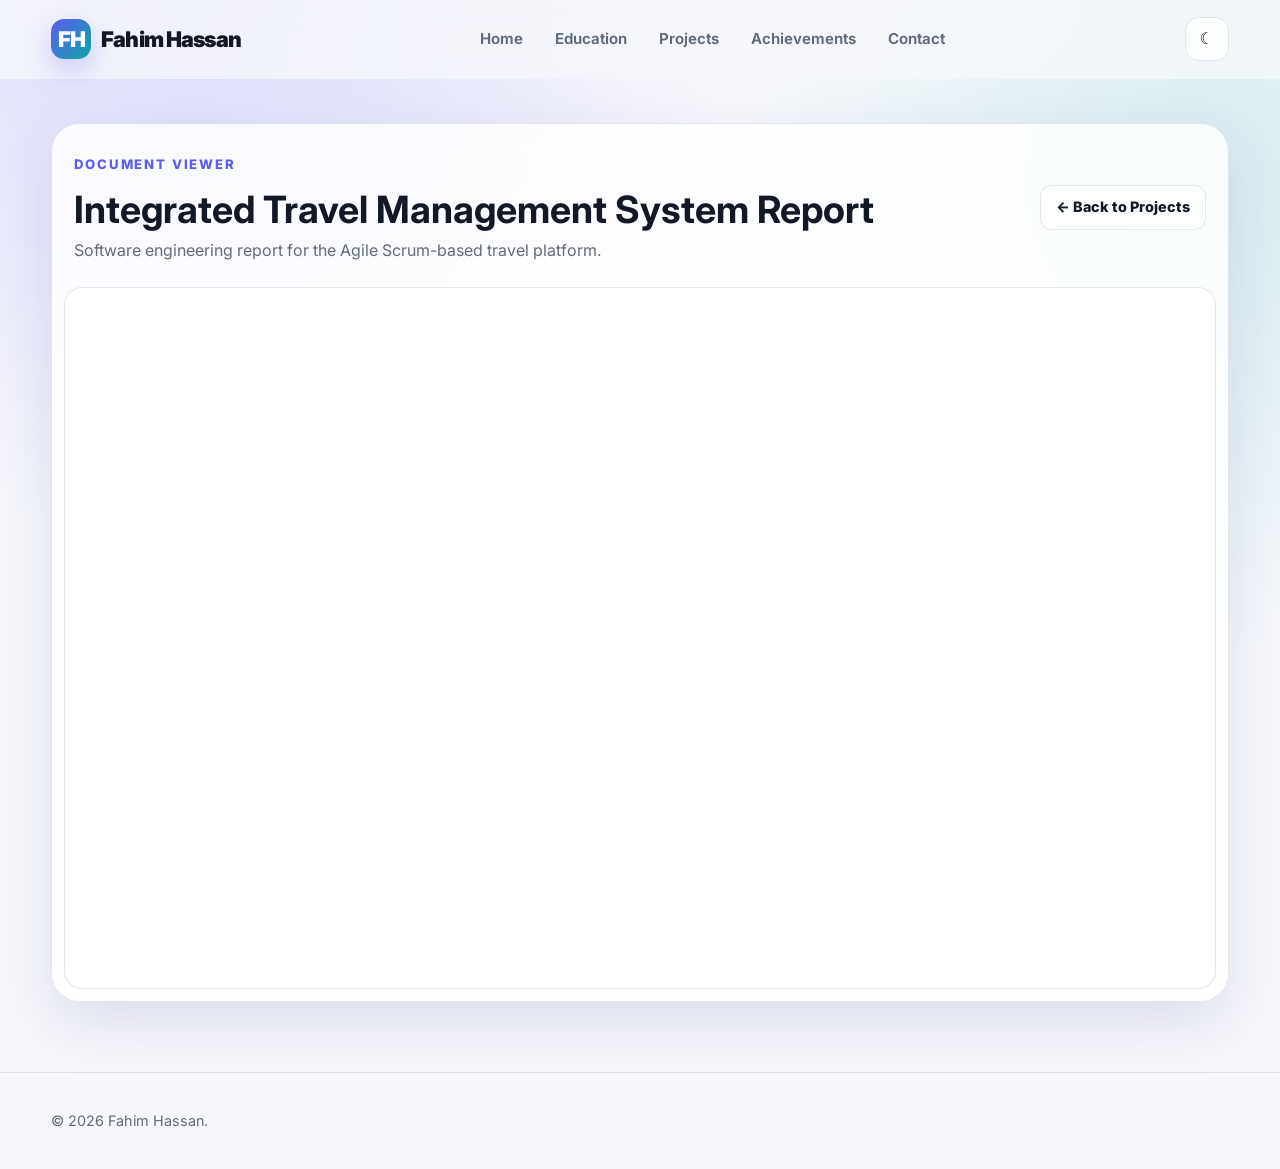
<file: softwere_project.html>
<!DOCTYPE html>
<html lang="en">
<head>
  <meta charset="UTF-8">
  <meta name="viewport" content="width=device-width, initial-scale=1.0">
  <meta name="description" content="Software engineering report for the Agile Scrum-based travel platform.">
  <title>Integrated Travel Management System Report | Fahim Hassan</title>
  <link rel="preconnect" href="https://fonts.googleapis.com">
  <link rel="preconnect" href="https://fonts.gstatic.com" crossorigin>
  <link href="https://fonts.googleapis.com/css2?family=Inter:wght@400;500;600;700;800;900&display=swap" rel="stylesheet">
  <script>document.documentElement.dataset.theme=localStorage.getItem("portfolio-theme")||(matchMedia("(prefers-color-scheme: dark)").matches?"dark":"light");</script>
  <link rel="stylesheet" href="styles/styles.css">
</head>
<body>
  <a class="skip-link" href="#main-content">Skip to main content</a>
  <header class="site-header">
    <nav class="navbar container" aria-label="Main navigation">
      <a class="logo" href="index.html"><span class="logo-mark">FH</span><span class="logo-text">Fahim Hassan</span></a>
      <ul class="nav-menu">
        <li><a class="nav-link" href="index.html">Home</a></li>
        <li><a class="nav-link" href="education-card.html">Education</a></li>
        <li><a class="nav-link" href="projects.html">Projects</a></li>
        <li><a class="nav-link" href="achievements.html">Achievements</a></li>
        <li><a class="nav-link" href="index.html#contact">Contact</a></li>
      </ul>
      <div class="nav-actions">
        <button class="icon-button theme-toggle" type="button" aria-label="Switch theme">☾</button>
        <button class="menu-toggle" type="button" aria-label="Open navigation menu" aria-expanded="false"><span></span><span></span><span></span></button>
      </div>
    </nav>
  </header>

  <main id="main-content" class="report-page">
    <div class="container">
      <section class="glass-card report-shell reveal">
        <div class="report-toolbar">
          <div>
            <span class="eyebrow">Document viewer</span>
            <h1 style="font-size:clamp(1.55rem,4vw,2.35rem);line-height:1.2;">Integrated Travel Management System Report</h1>
            <p style="color:var(--muted);margin-top:5px;">Software engineering report for the Agile Scrum-based travel platform.</p>
          </div>
          <a class="btn btn-secondary btn-small" href="projects.html">← Back to Projects</a>
        </div>
        <iframe class="report-frame" src="https://drive.google.com/file/d/1H4YFx2WJujKmsec5LHabK0EsoCP-Esj5/preview" title="Integrated Travel Management System Report"></iframe>
      </section>
    </div>
  </main>

  <footer class="site-footer">
    <div class="container footer-content"><p>© <span data-current-year></span> Fahim Hassan.</p></div>
  </footer>
  <button class="back-to-top" type="button" aria-label="Back to top">↑</button>
  <script src="js/script.js" defer></script>
</body>
</html>
</file>
<file: styles/styles.css>
:root {
  --bg: #f7f8fc;
  --surface: rgba(255, 255, 255, 0.82);
  --surface-solid: #ffffff;
  --surface-2: #eef2ff;
  --text: #121826;
  --muted: #5f6b7a;
  --primary: #5b5cf0;
  --primary-strong: #4546d9;
  --accent: #0ea5a8;
  --border: rgba(18, 24, 38, 0.1);
  --shadow: 0 22px 60px rgba(31, 38, 135, 0.12);
  --shadow-small: 0 12px 30px rgba(31, 38, 135, 0.1);
  --radius-lg: 28px;
  --radius-md: 18px;
  --radius-sm: 12px;
  --container: 1180px;
  --header-height: 78px;
}

html[data-theme="dark"] {
  --bg: #070b16;
  --surface: rgba(15, 23, 42, 0.78);
  --surface-solid: #0f172a;
  --surface-2: #172033;
  --text: #ecf3ff;
  --muted: #a7b3c6;
  --primary: #8b8cff;
  --primary-strong: #a4a5ff;
  --accent: #2dd4bf;
  --border: rgba(255, 255, 255, 0.1);
  --shadow: 0 24px 70px rgba(0, 0, 0, 0.35);
  --shadow-small: 0 14px 36px rgba(0, 0, 0, 0.28);
}

* {
  margin: 0;
  padding: 0;
  box-sizing: border-box;
}

html {
  scroll-behavior: smooth;
  scroll-padding-top: calc(var(--header-height) + 22px);
}

body {
  min-height: 100vh;
  overflow-x: hidden;
  font-family: "Inter", system-ui, -apple-system, BlinkMacSystemFont, "Segoe UI", sans-serif;
  color: var(--text);
  background:
    radial-gradient(circle at 15% 0%, rgba(91, 92, 240, 0.18), transparent 34rem),
    radial-gradient(circle at 95% 15%, rgba(14, 165, 168, 0.13), transparent 30rem),
    var(--bg);
  line-height: 1.7;
  transition: background-color 0.25s ease, color 0.25s ease;
}

body.nav-open {
  overflow: hidden;
}

img,
iframe {
  max-width: 100%;
}

a {
  color: inherit;
  text-decoration: none;
}

button,
input,
textarea,
select {
  font: inherit;
}

button {
  color: inherit;
}

ul {
  list-style: none;
}

.container {
  width: min(92%, var(--container));
  margin-inline: auto;
}

.section {
  padding: 100px 0;
}

.section.compact {
  padding: 72px 0;
}

.section-header {
  max-width: 760px;
  margin: 0 auto 48px;
  text-align: center;
}

.eyebrow {
  display: inline-flex;
  align-items: center;
  gap: 8px;
  margin-bottom: 12px;
  color: var(--primary);
  font-size: 0.82rem;
  font-weight: 800;
  letter-spacing: 0.14em;
  text-transform: uppercase;
}

.section-title {
  font-size: clamp(2rem, 5vw, 3.5rem);
  line-height: 1.12;
  letter-spacing: -0.045em;
}

.section-description {
  margin-top: 18px;
  color: var(--muted);
  font-size: 1.04rem;
}

.gradient-text {
  color: transparent;
  background: linear-gradient(105deg, var(--primary), var(--accent));
  background-clip: text;
  -webkit-background-clip: text;
}

.glass-card {
  border: 1px solid var(--border);
  border-radius: var(--radius-lg);
  background: var(--surface);
  box-shadow: var(--shadow);
  backdrop-filter: blur(18px);
  -webkit-backdrop-filter: blur(18px);
}

.site-header {
  position: sticky;
  top: 0;
  z-index: 1000;
  min-height: var(--header-height);
  border-bottom: 1px solid transparent;
  background: rgba(247, 248, 252, 0.78);
  backdrop-filter: blur(18px);
  -webkit-backdrop-filter: blur(18px);
  transition: border-color 0.25s ease, box-shadow 0.25s ease;
}

html[data-theme="dark"] .site-header {
  background: rgba(7, 11, 22, 0.78);
}

.site-header.scrolled {
  border-color: var(--border);
  box-shadow: 0 10px 30px rgba(0, 0, 0, 0.08);
}

.navbar {
  min-height: var(--header-height);
  display: flex;
  align-items: center;
  justify-content: space-between;
  gap: 24px;
}

.logo {
  display: inline-flex;
  align-items: center;
  gap: 10px;
  font-size: 1.35rem;
  font-weight: 900;
  letter-spacing: -0.04em;
}

.logo-mark {
  display: grid;
  width: 40px;
  height: 40px;
  place-items: center;
  border-radius: 13px;
  color: #ffffff;
  background: linear-gradient(135deg, var(--primary), var(--accent));
  box-shadow: 0 10px 24px rgba(91, 92, 240, 0.28);
}

.nav-menu {
  display: flex;
  align-items: center;
  gap: 6px;
}

.nav-link {
  position: relative;
  padding: 10px 13px;
  border-radius: 10px;
  color: var(--muted);
  font-size: 0.94rem;
  font-weight: 650;
  transition: color 0.2s ease, background 0.2s ease;
}

.nav-link:hover,
.nav-link.active {
  color: var(--text);
  background: var(--surface-2);
}

.nav-actions {
  display: flex;
  align-items: center;
  gap: 9px;
}

.icon-button,
.menu-toggle {
  display: grid;
  width: 44px;
  height: 44px;
  place-items: center;
  border: 1px solid var(--border);
  border-radius: 14px;
  background: var(--surface);
  cursor: pointer;
  transition: transform 0.2s ease, border-color 0.2s ease;
}

.icon-button:hover,
.menu-toggle:hover {
  transform: translateY(-2px);
  border-color: var(--primary);
}

.menu-toggle {
  display: none;
  gap: 4px;
}

.menu-toggle span {
  width: 20px;
  height: 2px;
  border-radius: 999px;
  background: currentColor;
  transition: transform 0.25s ease, opacity 0.25s ease;
}

.menu-toggle.active span:nth-child(1) {
  transform: translateY(6px) rotate(45deg);
}

.menu-toggle.active span:nth-child(2) {
  opacity: 0;
}

.menu-toggle.active span:nth-child(3) {
  transform: translateY(-6px) rotate(-45deg);
}

.btn {
  display: inline-flex;
  min-height: 48px;
  align-items: center;
  justify-content: center;
  gap: 9px;
  padding: 12px 20px;
  border: 1px solid transparent;
  border-radius: 14px;
  font-weight: 800;
  cursor: pointer;
  transition: transform 0.2s ease, box-shadow 0.2s ease, background 0.2s ease;
}

.btn:hover {
  transform: translateY(-2px);
}

.btn-primary {
  color: #ffffff;
  background: linear-gradient(135deg, var(--primary), var(--primary-strong));
  box-shadow: 0 12px 28px rgba(91, 92, 240, 0.28);
}

.btn-primary:hover {
  box-shadow: 0 16px 34px rgba(91, 92, 240, 0.38);
}

.btn-secondary {
  border-color: var(--border);
  background: var(--surface);
}

.btn-small {
  min-height: 42px;
  padding: 9px 15px;
  border-radius: 12px;
  font-size: 0.9rem;
}

.hero {
  position: relative;
  min-height: auto;
  display: flex;
  align-items: center;
  padding: 6px 0 18px;
  isolation: isolate;
}

.hero::before,
.hero::after {
  position: absolute;
  z-index: -1;
  width: 360px;
  height: 360px;
  border-radius: 50%;
  filter: blur(80px);
  content: "";
  opacity: 0.32;
}

.hero::before {
  top: 10%;
  left: -180px;
  background: var(--primary);
}

.hero::after {
  right: -170px;
  bottom: 6%;
  background: var(--accent);
}

.hero-grid {
  display: grid;
  grid-template-columns: minmax(0, 1.15fr) minmax(240px, 0.72fr);
  align-items: center;
  gap: 20px;
}

.hero-content {
  margin-top: -10px;
}

.status-badge {
  display: inline-flex;
  align-items: center;
  gap: 9px;
  margin-bottom: 12px;
  padding: 8px 13px;
  border: 1px solid var(--border);
  border-radius: 999px;
  color: var(--muted);
  background: var(--surface);
  font-size: 0.88rem;
  font-weight: 700;
}

.status-dot {
  width: 9px;
  height: 9px;
  border-radius: 50%;
  background: #22c55e;
  box-shadow: 0 0 0 6px rgba(34, 197, 94, 0.13);
}

.hero h1 {
  max-width: 740px;
  font-size: clamp(3rem, 6vw, 5.15rem);
  line-height: 1;
  letter-spacing: -0.06em;
}

.hero-role {
  min-height: 34px;
  margin-top: 22px;
  color: var(--primary);
  font-size: clamp(1.15rem, 2.5vw, 1.55rem);
  font-weight: 800;
}

.typing-cursor {
  display: inline-block;
  margin-left: 2px;
  animation: blink 0.8s infinite;
}

@keyframes blink {
  50% { opacity: 0; }
}

.hero-description {
  max-width: 690px;
  margin-top: 18px;
  color: var(--muted);
  font-size: 1.08rem;
}

.hero-actions {
  display: flex;
  flex-wrap: wrap;
  gap: 13px;
  margin-top: 32px;
}

.hero-meta {
  display: flex;
  flex-wrap: wrap;
  gap: 22px;
  margin-top: 38px;
  color: var(--muted);
  font-size: 0.92rem;
}

.hero-meta span {
  display: inline-flex;
  align-items: center;
  gap: 8px;
}

.portrait-shell {
  position: relative;

  /* Portrait size */
  width: clamp(360px, 28vw, 430px);
  aspect-ratio: 4 / 5;

  margin-inline: auto;
  padding: 10px 10px 0;
  overflow: hidden;

  /* Portrait frame */
  border: 2px solid transparent;
  border-radius: 32px;

  background:
    linear-gradient(
      var(--surface-solid),
      var(--surface-solid)
    ) padding-box,
    linear-gradient(
      145deg,
      var(--primary),
      var(--accent)
    ) border-box;

  box-shadow:
    0 20px 50px rgba(0, 0, 0, 0.22),
    0 0 30px rgba(91, 92, 240, 0.15);
}

.portrait-shell::before {
  display: none;
}

.portrait-shell img {
  display: block;
  width: 100%;
  height: 100%;

  object-fit: contain;
  object-position: center bottom;

  border-radius: 24px 24px 0 0;
  background: transparent;
  box-shadow: none;
}
/* .floating-card {
  position: absolute;
  right: -26px;
  bottom: 28px;
  max-width: 220px;
  padding: 14px 17px;
  border: 1px solid var(--border);
  border-radius: 16px;
  background: var(--surface-solid);
  box-shadow: var(--shadow-small);
} */

.floating-card {
  display: none;
}

.floating-card strong,
.floating-card span {
  display: block;
}

.floating-card span {
  color: var(--muted);
  font-size: 0.82rem;
}

.stats-grid {
  display: grid;
  grid-template-columns: repeat(4, 1fr);
  gap: 18px;
}

.stat-card {
  padding: 26px;
  text-align: center;
}

.stat-number {
  font-size: clamp(1.8rem, 4vw, 2.7rem);
  font-weight: 900;
  letter-spacing: -0.04em;
}

.stat-label {
  color: var(--muted);
  font-size: 0.9rem;
}

.about-grid {
  display: grid;
  grid-template-columns: 0.85fr 1.15fr;
  gap: 30px;
}

.about-panel {
  padding: 36px;
}

.about-panel h3 {
  margin-bottom: 15px;
  font-size: 1.4rem;
}

.about-panel p {
  color: var(--muted);
}

.info-list {
  display: grid;
  gap: 15px;
  margin-top: 24px;
}

.info-item {
  display: flex;
  align-items: flex-start;
  justify-content: space-between;
  gap: 24px;
  padding-bottom: 14px;
  border-bottom: 1px solid var(--border);
}

.info-item:last-child {
  padding-bottom: 0;
  border-bottom: 0;
}

.info-item span {
  color: var(--muted);
}

.skills-grid,
.cards-grid,
.project-grid {
  display: grid;
  grid-template-columns: repeat(3, minmax(0, 1fr));
  gap: 22px;
}

.skill-card,
.content-card,
.project-card {
  overflow: hidden;
  border: 1px solid var(--border);
  border-radius: var(--radius-md);
  background: var(--surface);
  box-shadow: var(--shadow-small);
  transition: transform 0.25s ease, border-color 0.25s ease, box-shadow 0.25s ease;
}

.skill-card:hover,
.content-card:hover,
.project-card:hover {
  transform: translateY(-7px);
  border-color: rgba(91, 92, 240, 0.45);
  box-shadow: var(--shadow);
}

.skill-card {
  padding: 28px;
}

.skill-icon {
  display: grid;
  width: 60px;
  height: 60px;
  margin-bottom: 20px;
  place-items: center;
  border-radius: 17px;
  background: var(--surface-2);
}

.skill-icon img {
  width: 38px;
  height: 38px;
  object-fit: contain;
}

.skill-card h3 {
  font-size: 1.18rem;
}

.skill-card p {
  margin-top: 9px;
  color: var(--muted);
  font-size: 0.94rem;
}

.tag-list {
  display: flex;
  flex-wrap: wrap;
  gap: 8px;
  margin-top: 18px;
}

.tag {
  padding: 6px 10px;
  border: 1px solid var(--border);
  border-radius: 999px;
  color: var(--muted);
  background: var(--surface-2);
  font-size: 0.78rem;
  font-weight: 750;
}

.timeline-grid {
  display: grid;
  grid-template-columns: repeat(2, minmax(0, 1fr));
  gap: 24px;
}

.timeline-column {
  padding: 30px;
}

.timeline-column > h3 {
  margin-bottom: 24px;
  font-size: 1.35rem;
}

.timeline-item {
  position: relative;
  padding: 0 0 28px 27px;
  border-left: 2px solid var(--border);
}

.timeline-item:last-child {
  padding-bottom: 0;
}

.timeline-item::before {
  position: absolute;
  top: 6px;
  left: -7px;
  width: 12px;
  height: 12px;
  border: 3px solid var(--surface-solid);
  border-radius: 50%;
  background: var(--primary);
  content: "";
}

.timeline-item h4 {
  font-size: 1.05rem;
}

.timeline-item .meta {
  margin: 4px 0 8px;
  color: var(--primary);
  font-size: 0.87rem;
  font-weight: 750;
}

.timeline-item p {
  color: var(--muted);
  font-size: 0.92rem;
}

.project-card {
  display: flex;
  flex-direction: column;
}

.project-media {
  position: relative;
  aspect-ratio: 16 / 10;
  overflow: hidden;
  background: var(--surface-2);
}

.project-media img,
.project-media iframe {
  width: 100%;
  height: 100%;
  border: 0;
  object-fit: cover;
  transition: transform 0.35s ease;
}

.project-card:hover .project-media img {
  transform: scale(1.04);
}

.project-body {
  display: flex;
  flex: 1;
  flex-direction: column;
  padding: 25px;
}

.project-body h3 {
  font-size: 1.2rem;
  line-height: 1.35;
}

.project-body > p {
  margin-top: 10px;
  color: var(--muted);
  font-size: 0.93rem;
}

.project-actions {
  display: flex;
  flex-wrap: wrap;
  gap: 10px;
  margin-top: auto;
  padding-top: 22px;
}

.project-card[hidden] {
  display: none;
}

.filter-bar {
  display: flex;
  flex-wrap: wrap;
  justify-content: center;
  gap: 10px;
  margin-bottom: 36px;
}

.filter-button {
  padding: 9px 16px;
  border: 1px solid var(--border);
  border-radius: 999px;
  color: var(--muted);
  background: var(--surface);
  font-weight: 750;
  cursor: pointer;
}

.filter-button:hover,
.filter-button.active {
  color: #ffffff;
  border-color: transparent;
  background: linear-gradient(135deg, var(--primary), var(--primary-strong));
}

.content-card-image {
  width: 100%;
  aspect-ratio: 16 / 10;
  object-fit: cover;
  background: var(--surface-2);
}

.content-card-body {
  padding: 25px;
}

.content-card-body h3 {
  font-size: 1.18rem;
}

.content-card-body p {
  margin-top: 10px;
  color: var(--muted);
  font-size: 0.94rem;
}

.contact-grid {
  display: grid;
  grid-template-columns: 0.8fr 1.2fr;
  gap: 28px;
}

.contact-info,
.contact-form {
  padding: 34px;
}

.contact-info h3,
.contact-form h3 {
  font-size: 1.45rem;
}

.contact-info > p {
  margin-top: 11px;
  color: var(--muted);
}

.contact-links {
  display: grid;
  gap: 12px;
  margin-top: 26px;
}

.contact-link {
  display: flex;
  align-items: center;
  gap: 13px;
  padding: 14px;
  border: 1px solid var(--border);
  border-radius: 14px;
  background: var(--surface-2);
}

.contact-link span:first-child {
  display: grid;
  width: 38px;
  height: 38px;
  place-items: center;
  border-radius: 11px;
  color: #ffffff;
  background: linear-gradient(135deg, var(--primary), var(--accent));
}

.form-grid {
  display: grid;
  grid-template-columns: repeat(2, minmax(0, 1fr));
  gap: 16px;
  margin-top: 22px;
}

.form-group {
  display: grid;
  gap: 7px;
}

.form-group.full {
  grid-column: 1 / -1;
}

.form-group label {
  font-size: 0.88rem;
  font-weight: 750;
}

.form-control {
  width: 100%;
  border: 1px solid var(--border);
  border-radius: 13px;
  outline: 0;
  color: var(--text);
  background: var(--surface-2);
  padding: 13px 15px;
  transition: border-color 0.2s ease, box-shadow 0.2s ease;
}

.form-control:focus {
  border-color: var(--primary);
  box-shadow: 0 0 0 4px rgba(91, 92, 240, 0.13);
}

textarea.form-control {
  min-height: 150px;
  resize: vertical;
}

.field-row {
  display: flex;
  justify-content: space-between;
  gap: 16px;
}

.field-error {
  min-height: 20px;
  color: #ef4444;
  font-size: 0.78rem;
}

.character-count {
  color: var(--muted);
  font-size: 0.78rem;
}

.form-status {
  display: none;
  margin-top: 14px;
  padding: 12px 14px;
  border-radius: 12px;
  font-size: 0.9rem;
}

.form-status.show {
  display: block;
}

.form-status.success {
  color: #166534;
  background: #dcfce7;
}

.form-status.error {
  color: #991b1b;
  background: #fee2e2;
}

.form-note {
  margin-top: 13px;
  color: var(--muted);
  font-size: 0.78rem;
}

.honeypot {
  position: absolute !important;
  width: 1px !important;
  height: 1px !important;
  overflow: hidden !important;
  clip: rect(0, 0, 0, 0) !important;
  white-space: nowrap !important;
}

.page-hero {
  padding: 86px 0 52px;
  text-align: center;
}

.page-hero h1 {
  font-size: clamp(2.5rem, 7vw, 5rem);
  line-height: 1;
  letter-spacing: -0.055em;
}

.page-hero p {
  max-width: 710px;
  margin: 20px auto 0;
  color: var(--muted);
}

.report-page {
  min-height: calc(100vh - var(--header-height));
  padding: 44px 0 70px;
}

.report-shell {
  overflow: hidden;
  padding: 12px;
}

.report-toolbar {
  display: flex;
  align-items: center;
  justify-content: space-between;
  gap: 18px;
  padding: 14px 10px 22px;
}

.report-frame {
  display: block;
  width: 100%;
  height: min(78vh, 850px);
  min-height: 560px;
  border: 1px solid var(--border);
  border-radius: 18px;
  background: #ffffff;
}

.site-footer {
  padding: 36px 0;
  border-top: 1px solid var(--border);
}

.footer-content {
  display: flex;
  align-items: center;
  justify-content: space-between;
  gap: 22px;
}

.footer-content p {
  color: var(--muted);
  font-size: 0.9rem;
}

.social-links {
  display: flex;
  gap: 9px;
}

.social-link {
  display: grid;
  width: 42px;
  height: 42px;
  place-items: center;
  border: 1px solid var(--border);
  border-radius: 12px;
  background: var(--surface);
  transition: transform 0.2s ease, border-color 0.2s ease;
}

.social-link:hover {
  transform: translateY(-3px);
  border-color: var(--primary);
}

.social-link img {
  width: 20px;
  height: 20px;
  object-fit: contain;
}

.back-to-top {
  position: fixed;
  right: 22px;
  bottom: 22px;
  z-index: 900;
  display: grid;
  width: 48px;
  height: 48px;
  place-items: center;
  border: 0;
  border-radius: 15px;
  color: #ffffff;
  background: linear-gradient(135deg, var(--primary), var(--accent));
  box-shadow: var(--shadow-small);
  cursor: pointer;
  opacity: 0;
  pointer-events: none;
  transform: translateY(12px);
  transition: opacity 0.25s ease, transform 0.25s ease;
}

.back-to-top.visible {
  opacity: 1;
  pointer-events: auto;
  transform: translateY(0);
}

.reveal {
  opacity: 0;
  transform: translateY(26px);
  transition: opacity 0.65s ease, transform 0.65s ease;
}

.reveal.visible {
  opacity: 1;
  transform: translateY(0);
}

.skip-link {
  position: fixed;
  top: -80px;
  left: 16px;
  z-index: 2000;
  padding: 10px 15px;
  border-radius: 10px;
  color: #ffffff;
  background: var(--primary);
  transition: top 0.2s ease;
}

.skip-link:focus {
  top: 16px;
}

@media (max-width: 1024px) {
  .hero-grid {
    gap: 42px;
  }

  .skills-grid,
  .cards-grid,
  .project-grid {
    grid-template-columns: repeat(2, minmax(0, 1fr));
  }

  .stats-grid {
    grid-template-columns: repeat(2, 1fr);
  }

  .about-grid,
  .contact-grid {
    grid-template-columns: 1fr;
  }
}

@media (max-width: 860px) {
  :root {
    --header-height: 70px;
  }

  .section {
    padding: 78px 0;
  }

  .menu-toggle {
    display: grid;
  }

  .nav-menu {
    position: fixed;
    top: var(--header-height);
    right: 0;
    left: 0;
    z-index: 999;
    display: grid;
    align-content: start;
    gap: 7px;
    min-height: calc(100vh - var(--header-height));
    padding: 24px 4%;
    border-top: 1px solid var(--border);
    background: var(--bg);
    opacity: 0;
    pointer-events: none;
    transform: translateY(-16px);
    transition: opacity 0.25s ease, transform 0.25s ease;
  }

  .nav-menu.open {
    opacity: 1;
    pointer-events: auto;
    transform: translateY(0);
  }

  .nav-link {
    display: block;
    padding: 14px;
    font-size: 1.05rem;
  }

  .desktop-hire {
    display: none;
  }

  .hero {
    min-height: auto;
    padding-top: 54px;
  }

  .hero-grid {
    grid-template-columns: 1fr;
    text-align: center;
  }

  .hero-description {
    margin-inline: auto;
  }

  .hero-actions,
  .hero-meta {
    justify-content: center;
  }

 .portrait-shell {
  width: min(82vw, 360px);
  order: -1;
}

  .timeline-grid {
    grid-template-columns: 1fr;
  }
}

@media (max-width: 620px) {
  .container {
    width: min(92%, 540px);
  }

  .section {
    padding: 64px 0;
  }

  .section-header {
    margin-bottom: 34px;
  }

  .logo-text {
    display: none;
  }

  .hero h1 {
    font-size: clamp(2.8rem, 15vw, 4.4rem);
  }

  .hero-actions .btn {
    width: 100%;
  }

  .hero-meta {
    display: grid;
    gap: 9px;
  }

 .portrait-shell {
  width: min(86vw, 290px);
  padding: 8px 8px 0;
  border-radius: 26px;
}

.portrait-shell img {
  border-radius: 19px 19px 0 0;
}

  .floating-card {
    right: -6px;
    bottom: 13px;
  }

  .stats-grid,
  .skills-grid,
  .cards-grid,
  .project-grid,
  .form-grid {
    grid-template-columns: 1fr;
  }

  .form-group.full {
    grid-column: auto;
  }

  .about-panel,
  .contact-info,
  .contact-form,
  .timeline-column {
    padding: 24px;
  }

  .info-item {
    display: grid;
    gap: 2px;
  }

  .footer-content,
  .report-toolbar {
    align-items: flex-start;
    flex-direction: column;
  }

  .report-frame {
    min-height: 68vh;
  }

  .back-to-top {
    right: 14px;
    bottom: 14px;
  }
}

@media (prefers-reduced-motion: reduce) {
  html {
    scroll-behavior: auto;
  }

  *,
  *::before,
  *::after {
    scroll-behavior: auto !important;
    animation-duration: 0.01ms !important;
    animation-iteration-count: 1 !important;
    transition-duration: 0.01ms !important;
  }

  .reveal {
    opacity: 1;
    transform: none;
  }
}
</file>
